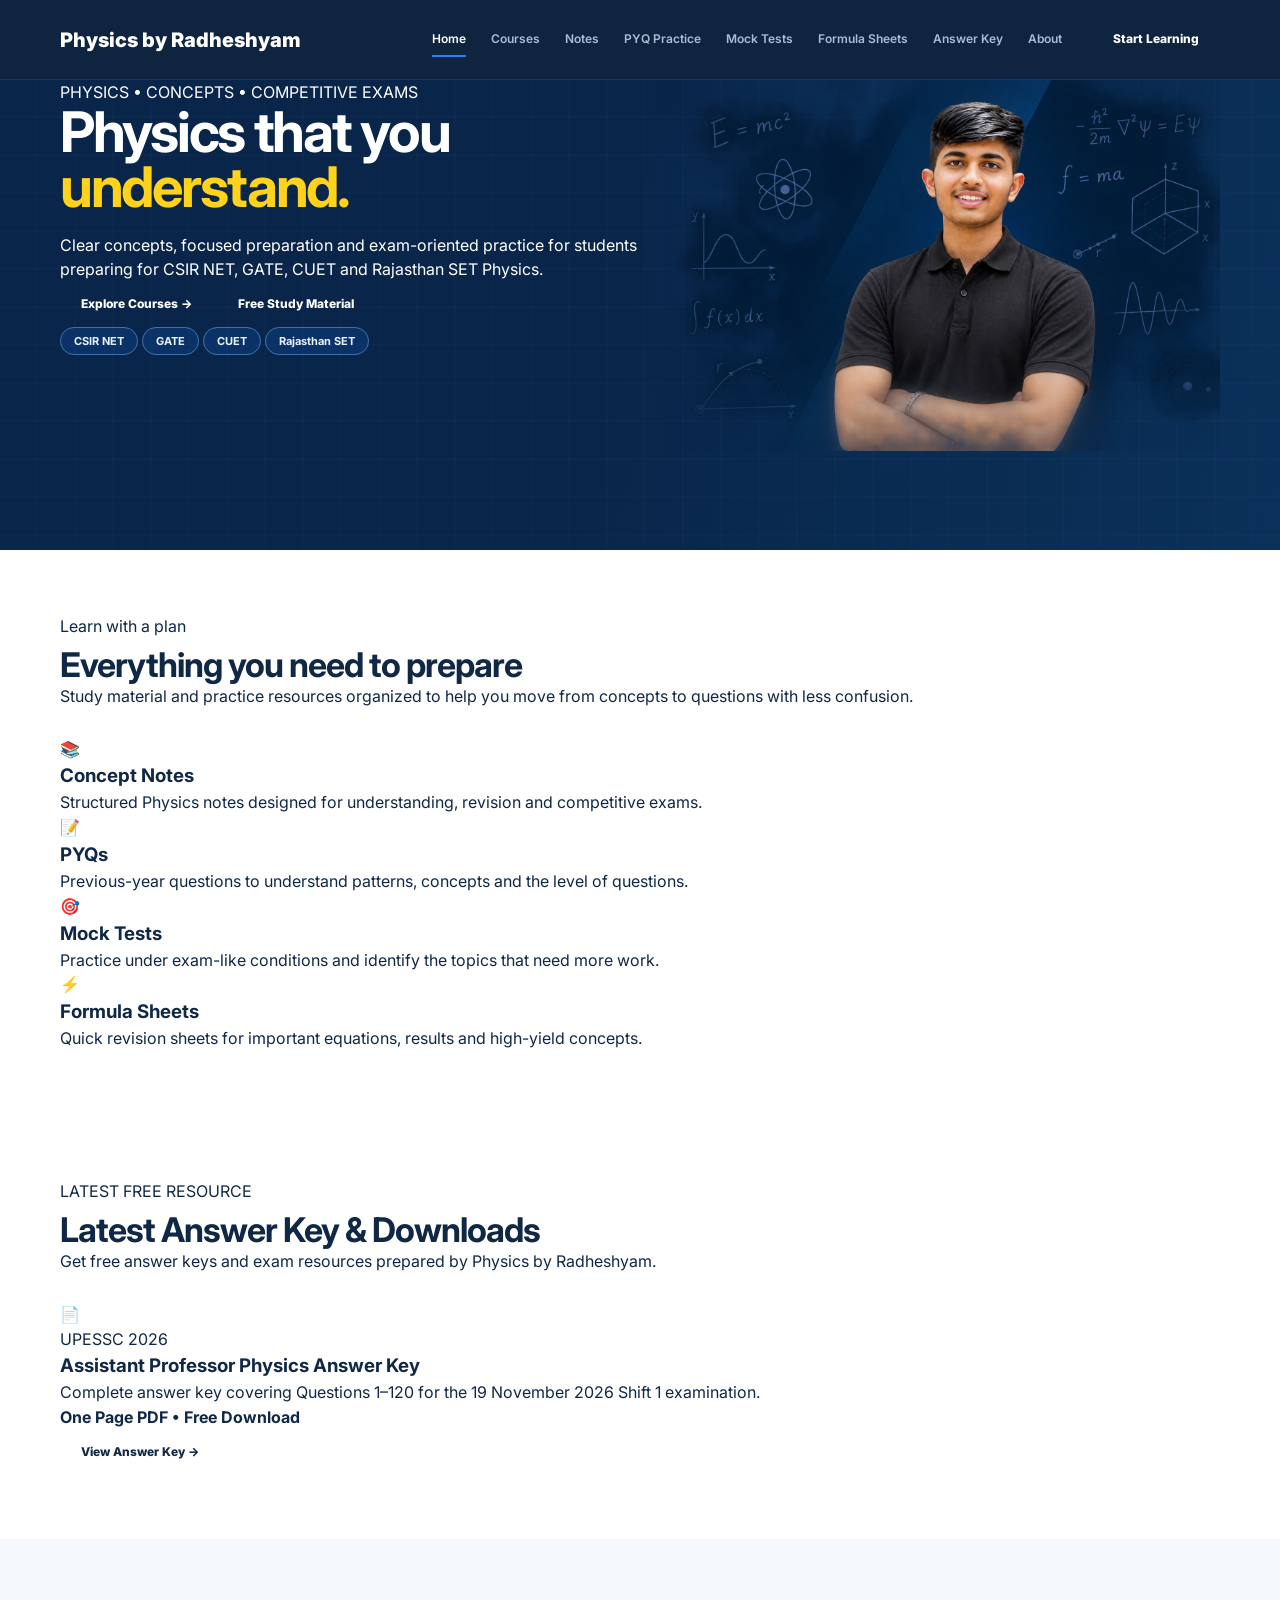
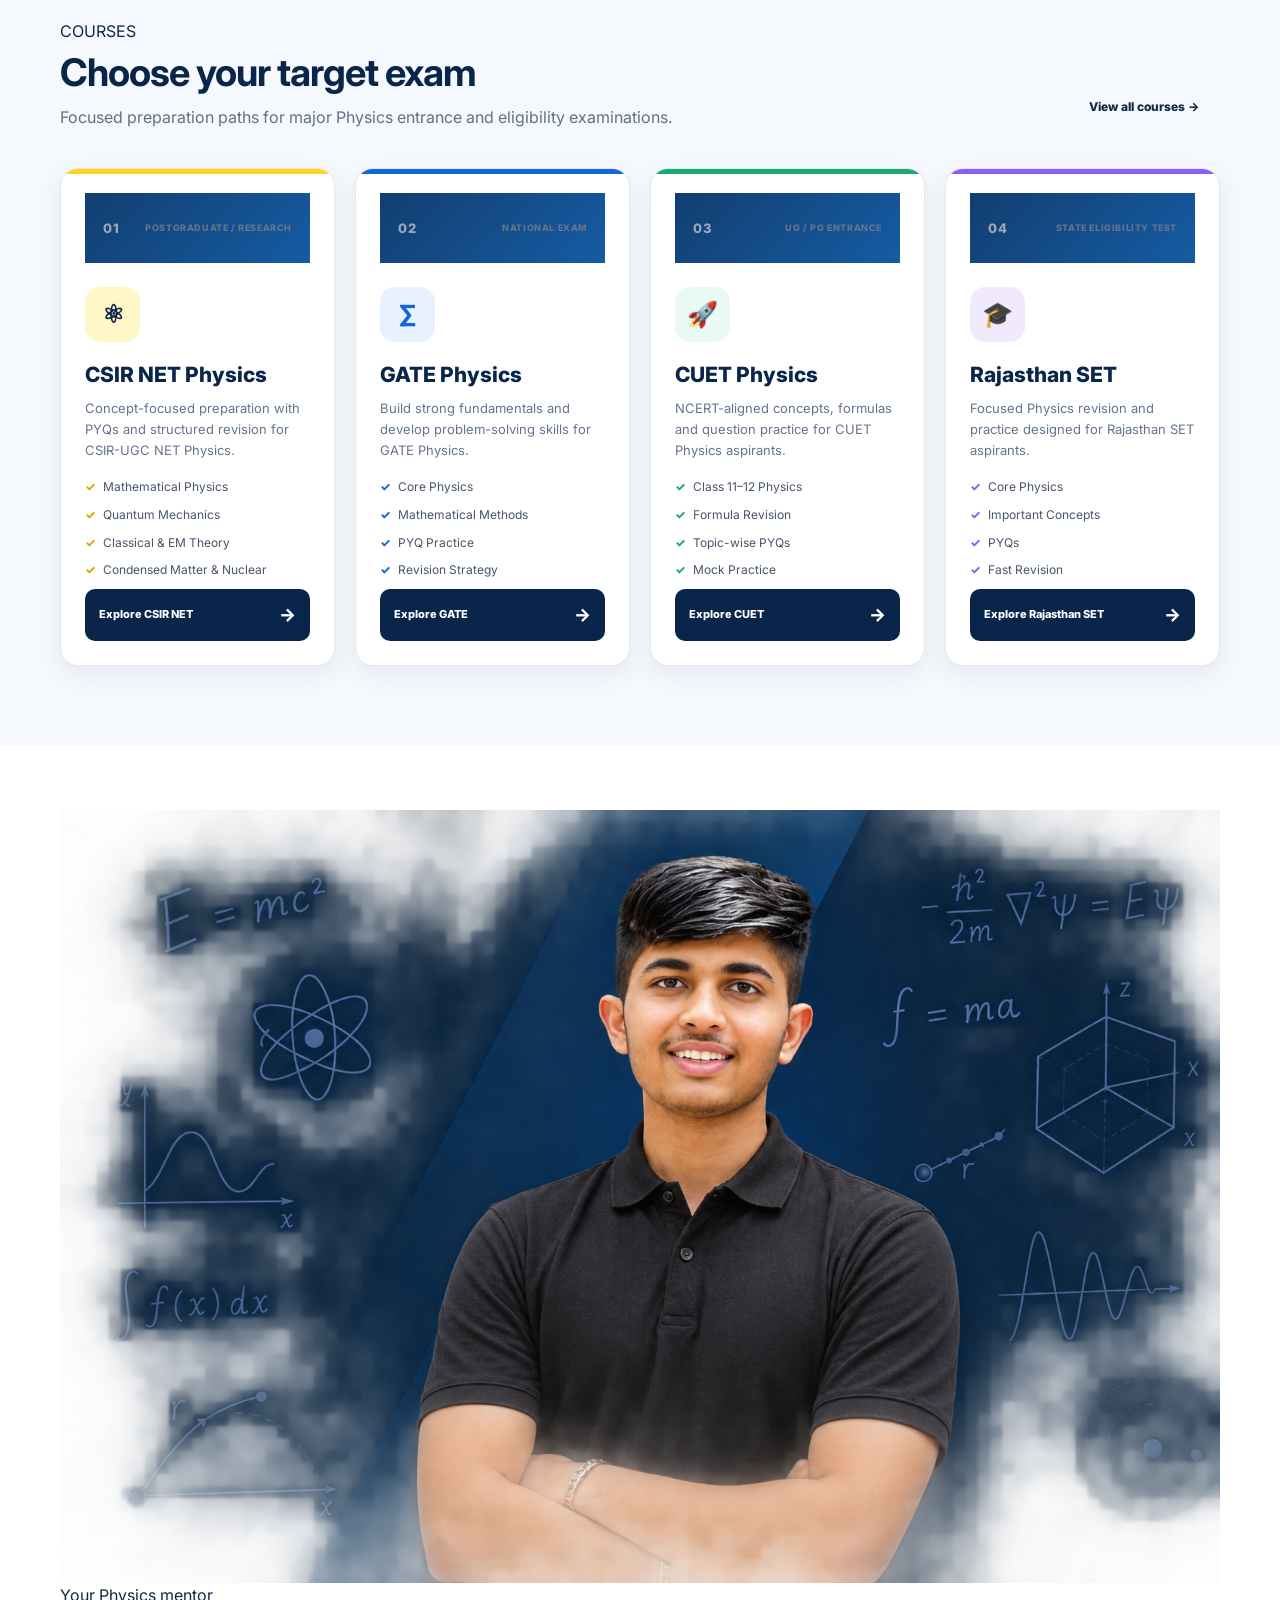
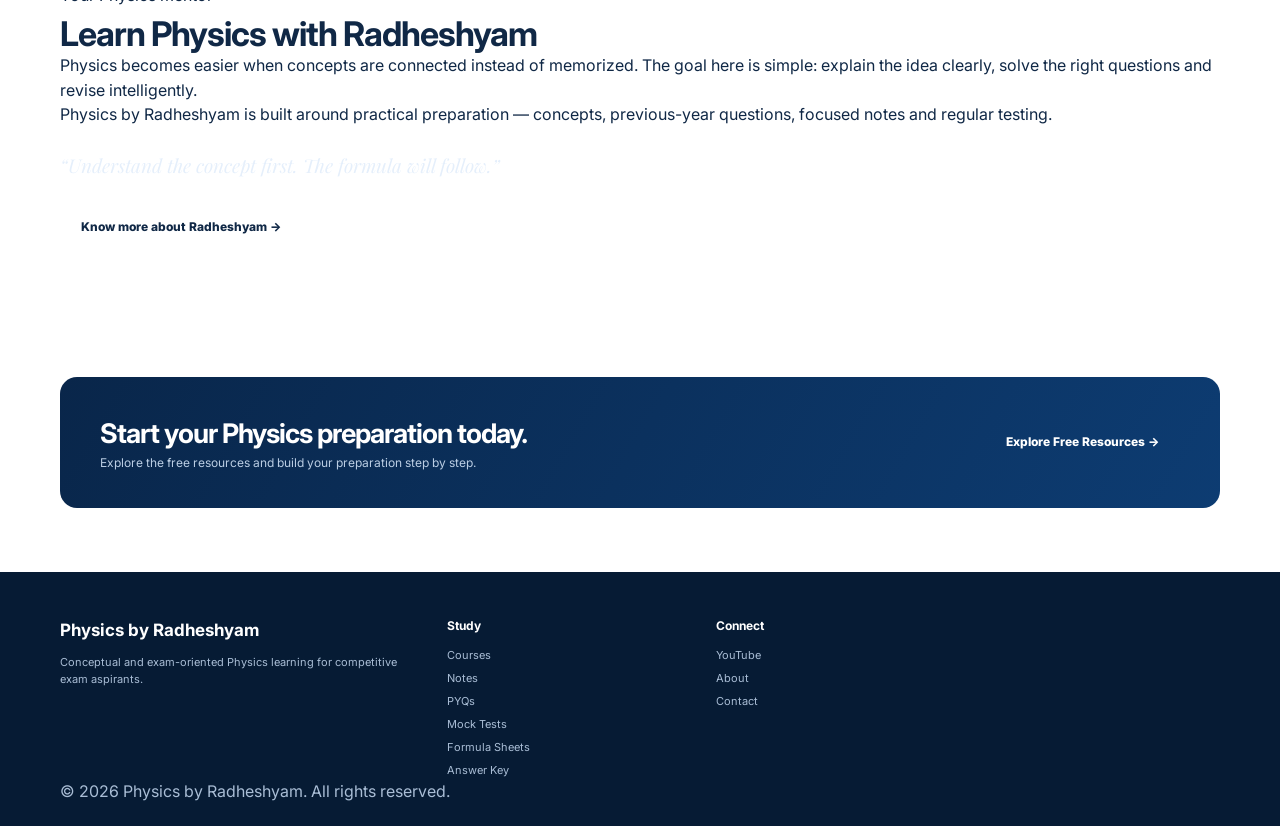
<file: index.html>
<!doctype html>
<html lang="en">
<head>
<meta charset="utf-8">
<meta name="viewport" content="width=device-width, initial-scale=1">

<title>Physics by Radheshyam | CSIR NET, GATE, CUET & Physics Resources</title>

<meta name="description" content="Physics by Radheshyam — conceptual Physics learning, courses, notes, PYQs, formula sheets, mock tests and free exam answer keys for CSIR NET, GATE, CUET and Assistant Professor exams.">

<meta name="robots" content="index,follow">

<link rel="canonical" href="https://radheshyamprajapat.github.io/Physics-by-Radheshyam/">

<link rel="stylesheet" href="assets/style.css">
</head>

<body>

<header class="navbar">
<div class="container nav-inner">

<a class="brand" href="index.html">
Physics <span>by Radheshyam</span>
</a>

<nav class="nav-links">
<a class="active" href="index.html">Home</a>
<a href="courses.html">Courses</a>
<a href="notes.html">Notes</a>
<a href="https://radheshyamprajapat.github.io/PhysicsPrep/">PYQ Practice</a>
<a href="tests.html">Mock Tests</a>
<a href="formula-sheets.html">Formula Sheets</a>
<a href="answer-key.html">Answer Key</a>
<a href="about.html">About</a>
</nav>

<a class="btn btn-primary nav-cta" href="courses.html">Start Learning</a>

<button class="menu-btn" aria-label="Open menu">☰</button>

</div>
</header>

<main>

<!-- HERO SECTION -->

<section class="hero">
<div class="container hero-grid">

<div>
<div class="badge">PHYSICS • CONCEPTS • COMPETITIVE EXAMS</div>

<h1>Physics that you <span>understand.</span></h1>

<p>
Clear concepts, focused preparation and exam-oriented practice
for students preparing for CSIR NET, GATE, CUET and Rajasthan SET Physics.
</p>

<div class="hero-actions">
<a class="btn btn-primary" href="courses.html">Explore Courses →</a>
<a class="btn btn-light" href="notes.html">Free Study Material</a>
</div>

<div class="exam-row">
<span class="exam-pill">CSIR NET</span>
<span class="exam-pill">GATE</span>
<span class="exam-pill">CUET</span>
<span class="exam-pill">Rajasthan SET</span>
</div>
</div>

<div class="hero-photo">
<img src="assets/radheshyam.png" alt="Radheshyam teaching Physics">
</div>

</div>
</section>


<!-- MAIN RESOURCES -->

<section class="section">
<div class="container">

<div class="section-head">
<div>
<div class="eyebrow">Learn with a plan</div>
<h2>Everything you need to prepare</h2>

<p class="section-intro">
Study material and practice resources organized to help you
move from concepts to questions with less confusion.
</p>
</div>
</div>

<div class="grid-4">

<div class="card">
<div class="icon">📚</div>
<h3>Concept Notes</h3>
<p>Structured Physics notes designed for understanding, revision and competitive exams.</p>
</div>

<div class="card">
<div class="icon">📝</div>
<h3>PYQs</h3>
<p>Previous-year questions to understand patterns, concepts and the level of questions.</p>
</div>

<div class="card">
<div class="icon">🎯</div>
<h3>Mock Tests</h3>
<p>Practice under exam-like conditions and identify the topics that need more work.</p>
</div>

<div class="card">
<div class="icon">⚡</div>
<h3>Formula Sheets</h3>
<p>Quick revision sheets for important equations, results and high-yield concepts.</p>
</div>

</div>
</div>
</section>


<!-- NEW ANSWER KEY SECTION -->

<section class="section section-alt">
<div class="container">

<div class="section-head">
<div>
<div class="eyebrow">LATEST FREE RESOURCE</div>

<h2>Latest Answer Key & Downloads</h2>

<p class="section-intro">
Get free answer keys and exam resources prepared by Physics by Radheshyam.
</p>
</div>
</div>

<div class="grid-4">

<article class="card">

<div class="icon">📄</div>

<div class="eyebrow">UPESSC 2026</div>

<h3>Assistant Professor Physics Answer Key</h3>

<p>
Complete answer key covering Questions 1–120
for the 19 November 2026 Shift 1 examination.
</p>

<p><strong>One Page PDF • Free Download</strong></p>

<a href="answer-key.html" class="btn btn-primary">
View Answer Key →
</a>

</article>

</div>

</div>
</section>


<!-- COURSES SECTION -->

<section class="section section-alt courses-section">
<div class="container">

<div class="section-head courses-heading">
<div>

<div class="eyebrow">COURSES</div>

<h2>Choose your target exam</h2>

<p class="section-intro">
Focused preparation paths for major Physics entrance
and eligibility examinations.
</p>

</div>

<a class="btn btn-light" href="courses.html">
View all courses →
</a>

</div>

<div class="course-grid">

<!-- CSIR NET -->

<article class="course-box csir">

<div class="course-top">
<span class="course-number">01</span>
<span class="course-tag">POSTGRADUATE / RESEARCH</span>
</div>

<div class="course-icon">⚛</div>

<h3>CSIR NET Physics</h3>

<p>
Concept-focused preparation with PYQs and
structured revision for CSIR-UGC NET Physics.
</p>

<ul>
<li>Mathematical Physics</li>
<li>Quantum Mechanics</li>
<li>Classical & EM Theory</li>
<li>Condensed Matter & Nuclear</li>
</ul>

<a href="courses.html#csir" class="course-btn">
Explore CSIR NET <span>→</span>
</a>

</article>


<!-- GATE -->

<article class="course-box gate">

<div class="course-top">
<span class="course-number">02</span>
<span class="course-tag">NATIONAL EXAM</span>
</div>

<div class="course-icon">∑</div>

<h3>GATE Physics</h3>

<p>
Build strong fundamentals and develop
problem-solving skills for GATE Physics.
</p>

<ul>
<li>Core Physics</li>
<li>Mathematical Methods</li>
<li>PYQ Practice</li>
<li>Revision Strategy</li>
</ul>

<a href="courses.html#gate" class="course-btn">
Explore GATE <span>→</span>
</a>

</article>


<!-- CUET -->

<article class="course-box cuet">

<div class="course-top">
<span class="course-number">03</span>
<span class="course-tag">UG / PG ENTRANCE</span>
</div>

<div class="course-icon">🚀</div>

<h3>CUET Physics</h3>

<p>
NCERT-aligned concepts, formulas and question
practice for CUET Physics aspirants.
</p>

<ul>
<li>Class 11–12 Physics</li>
<li>Formula Revision</li>
<li>Topic-wise PYQs</li>
<li>Mock Practice</li>
</ul>

<a href="courses.html#cuet" class="course-btn">
Explore CUET <span>→</span>
</a>

</article>


<!-- RAJASTHAN SET -->

<article class="course-box rset">

<div class="course-top">
<span class="course-number">04</span>
<span class="course-tag">STATE ELIGIBILITY TEST</span>
</div>

<div class="course-icon">🎓</div>

<h3>Rajasthan SET</h3>

<p>
Focused Physics revision and practice designed
for Rajasthan SET aspirants.
</p>

<ul>
<li>Core Physics</li>
<li>Important Concepts</li>
<li>PYQs</li>
<li>Fast Revision</li>
</ul>

<a href="courses.html#rset" class="course-btn">
Explore Rajasthan SET <span>→</span>
</a>

</article>

</div>
</div>
</section>


<!-- TEACHER SECTION -->

<section class="section">
<div class="container">

<div class="teacher">

<div class="teacher-photo">
<img src="assets/radheshyam.png" alt="Radheshyam">
</div>

<div class="teacher-copy">

<div class="eyebrow">Your Physics mentor</div>

<h2>Learn Physics with Radheshyam</h2>

<p>
Physics becomes easier when concepts are connected instead
of memorized. The goal here is simple: explain the idea clearly,
solve the right questions and revise intelligently.
</p>

<p>
Physics by Radheshyam is built around practical preparation —
concepts, previous-year questions, focused notes and regular testing.
</p>

<div class="quote">
“Understand the concept first. The formula will follow.”
</div>

<a class="btn btn-primary" href="about.html">
Know more about Radheshyam →
</a>

</div>
</div>
</div>
</section>


<!-- FINAL CTA -->

<section class="section section-alt">
<div class="container">

<div class="cta">

<div>
<h2>Start your Physics preparation today.</h2>
<p>Explore the free resources and build your preparation step by step.</p>
</div>

<a class="btn btn-primary" href="notes.html">
Explore Free Resources →
</a>

</div>
</div>
</section>

</main>


<!-- FOOTER -->

<footer class="footer">
<div class="container">

<div class="footer-grid">

<div>
<h3>Physics by Radheshyam</h3>
<p>
Conceptual and exam-oriented Physics learning
for competitive exam aspirants.
</p>
</div>

<div>
<h4>Study</h4>
<div class="footer-links">
<a href="courses.html">Courses</a>
<a href="notes.html">Notes</a>
<a href="pyqs.html">PYQs</a>
<a href="tests.html">Mock Tests</a>
<a href="formula-sheets.html">Formula Sheets</a>
<a href="answer-key.html">Answer Key</a>
</div>
</div>

<div>
<h4>Connect</h4>
<div class="footer-links">
<a href="youtube.html">YouTube</a>
<a href="about.html">About</a>
<a href="contact.html">Contact</a>
</div>
</div>

</div>

<div class="copyright">
© <span data-year></span> Physics by Radheshyam. All rights reserved.
</div>

</div>
</footer>

<script src="assets/script.js"></script>

</body>
</html>
</file>
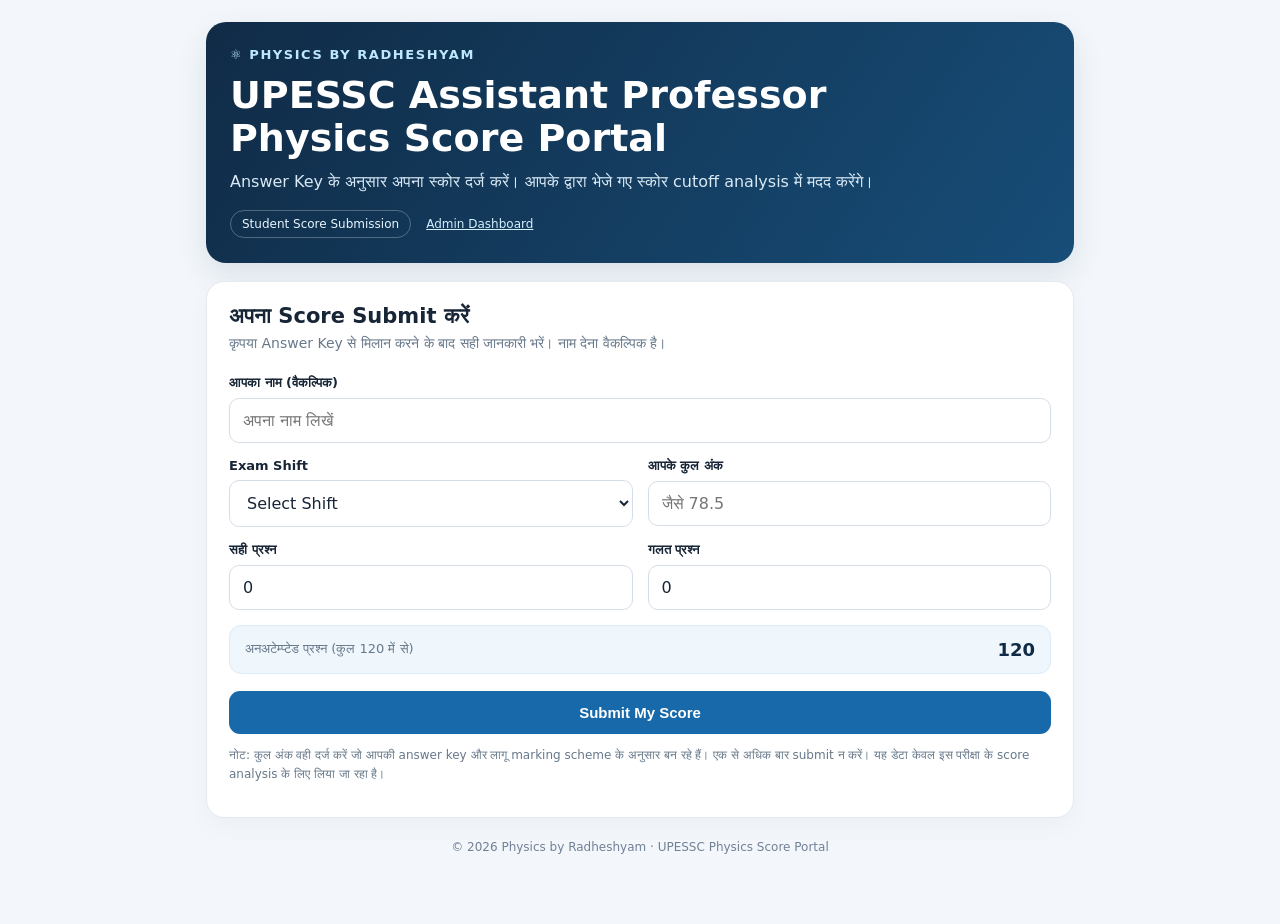
<file: upessc-score/index.html>
<!DOCTYPE html>
<html lang="hi">
<head>
  <meta charset="UTF-8">
  <meta name="viewport" content="width=device-width, initial-scale=1">
  <meta name="theme-color" content="#102b46">
  <title>UPESSC Assistant Professor Physics | Score Portal</title>
  <meta name="description" content="UPESSC Assistant Professor Physics exam score submission portal by Physics by Radheshyam.">
  <style>
    :root{--navy:#102b46;--blue:#1769aa;--cyan:#38bdf8;--ink:#172536;--muted:#66788a;--line:#e4eaf0;--bg:#f3f7fb;--white:#fff;--green:#087f5b;--red:#b42318}
    *{box-sizing:border-box}body{margin:0;background:var(--bg);color:var(--ink);font-family:Inter,ui-sans-serif,system-ui,-apple-system,"Segoe UI",sans-serif}
    .wrap{max-width:900px;margin:0 auto;padding:22px 16px 48px}
    .hero{background:linear-gradient(125deg,#102b46,#174d78);color:white;border-radius:20px;padding:25px 24px;box-shadow:0 12px 30px #102b461c}
    .brand{font-size:13px;letter-spacing:.12em;font-weight:800;color:#bde8ff;text-transform:uppercase}
    h1{font-size:clamp(25px,5vw,38px);line-height:1.14;margin:12px 0 8px}
    .hero p{color:#d9e9f5;margin:0;line-height:1.6}
    .pill{display:inline-block;margin-top:16px;padding:6px 11px;border:1px solid #ffffff45;border-radius:999px;font-size:12px;color:#e8f6ff}
    .panel{background:white;border:1px solid var(--line);border-radius:18px;padding:22px;margin-top:18px;box-shadow:0 8px 24px #102b4608}
    h2{font-size:21px;margin:0 0 5px}.sub{color:var(--muted);font-size:14px;line-height:1.55;margin:0 0 20px}
    .grid{display:grid;grid-template-columns:1fr 1fr;gap:15px}
    label{display:block;font-size:13px;font-weight:700;margin:0 0 7px}
    input,select{width:100%;border:1px solid #d5dee8;border-radius:10px;padding:12px 13px;font:inherit;color:var(--ink);background:#fff;outline:none}
    input:focus,select:focus{border-color:var(--blue);box-shadow:0 0 0 3px #1769aa18}
    .field{min-width:0}.full{grid-column:1/-1}
    .calc{background:#f0f7fc;border:1px solid #dcecf8;border-radius:12px;padding:13px 15px;display:flex;justify-content:space-between;gap:12px;align-items:center}
    .calc strong{font-size:18px;color:var(--navy)}.calc span{font-size:13px;color:var(--muted)}
    .btn{border:0;border-radius:11px;padding:13px 18px;background:var(--blue);color:#fff;font-size:15px;font-weight:800;cursor:pointer;width:100%;margin-top:17px}
    .btn:hover{background:#10578f}.btn:disabled{opacity:.55;cursor:wait}
    .notice{font-size:12px;color:var(--muted);line-height:1.55;margin-top:12px}
    .status{display:none;margin-top:14px;padding:12px 14px;border-radius:10px;font-size:14px;line-height:1.5}
    .status.ok{display:block;background:#e9f8f1;color:#086044}.status.err{display:block;background:#fff0ef;color:#a1261d}
    .footer{text-align:center;color:#718096;font-size:12px;padding:22px 8px}
    .admin-link{color:#d5efff;text-decoration:underline;font-size:12px;margin-left:10px}
    @media(max-width:620px){.grid{grid-template-columns:1fr}.full{grid-column:auto}.hero{padding:22px 18px}.panel{padding:18px}}
  </style>
</head>
<body>
<div class="wrap">
  <header class="hero">
    <div class="brand">⚛ Physics by Radheshyam</div>
    <h1>UPESSC Assistant Professor<br>Physics Score Portal</h1>
    <p>Answer Key के अनुसार अपना स्कोर दर्ज करें। आपके द्वारा भेजे गए स्कोर cutoff analysis में मदद करेंगे।</p>
    <span class="pill">Student Score Submission</span>
    <a class="admin-link" href="#admin">Admin Dashboard</a>
  </header>

  <main class="panel">
    <h2>अपना Score Submit करें</h2>
    <p class="sub">कृपया Answer Key से मिलान करने के बाद सही जानकारी भरें। नाम देना वैकल्पिक है।</p>

    <form id="scoreForm" method="post" target="submitFrame">
      <input type="hidden" name="requestId" id="requestId">
      <div class="grid">
        <div class="field full">
          <label for="studentName">आपका नाम (वैकल्पिक)</label>
          <input id="studentName" name="studentName" maxlength="60" placeholder="अपना नाम लिखें">
        </div>
        <div class="field">
          <label for="shift">Exam Shift</label>
          <select id="shift" name="shift" required>
            <option value="">Select Shift</option>
            <option>Morning Shift</option>
            <option>Evening Shift</option>
            <option>Not Sure</option>
          </select>
        </div>
        <div class="field">
          <label for="marks">आपके कुल अंक</label>
          <input id="marks" name="marks" type="number" min="0" max="360" step="0.01" placeholder="जैसे 78.5" required>
        </div>
        <div class="field">
          <label for="correct">सही प्रश्न</label>
          <input id="correct" name="correct" type="number" min="0" max="120" step="1" value="0" required>
        </div>
        <div class="field">
          <label for="wrong">गलत प्रश्न</label>
          <input id="wrong" name="wrong" type="number" min="0" max="120" step="1" value="0" required>
        </div>
        <div class="field full">
          <div class="calc">
            <span>अनअटेम्प्टेड प्रश्न (कुल 120 में से)</span>
            <strong id="unattemptedText">120</strong>
          </div>
          <input type="hidden" id="unattempted" name="unattempted" value="120">
        </div>
      </div>
      <button class="btn" id="submitBtn" type="submit">Submit My Score</button>
      <div id="status" class="status" role="status" aria-live="polite"></div>
      <p class="notice">नोट: कुल अंक वही दर्ज करें जो आपकी answer key और लागू marking scheme के अनुसार बन रहे हैं। एक से अधिक बार submit न करें। यह डेटा केवल इस परीक्षा के score analysis के लिए लिया जा रहा है।</p>
    </form>
    <iframe name="submitFrame" id="submitFrame" title="Submission frame" style="display:none"></iframe>
  </main>
  <div class="footer">© <span id="year"></span> Physics by Radheshyam · UPESSC Physics Score Portal</div>
</div>
<script>
  // IMPORTANT: Replace this with your deployed Google Apps Script Web App URL.
 const SCRIPT_URL = "https://script.google.com/macros/s/AKfycbznhnKCRMXewB60g8SaZrb1THhE0V3pwYSSd1ykZeiGJIS3AxiT4QxK4is8DOpPQXFC/exec"; 
  const TOTAL_QUESTIONS = 120;
  const form = document.getElementById("scoreForm");
  const correct = document.getElementById("correct");
  const wrong = document.getElementById("wrong");
  const unattempted = document.getElementById("unattempted");
  const unattemptedText = document.getElementById("unattemptedText");
  const statusBox = document.getElementById("status");
  const submitBtn = document.getElementById("submitBtn");
  let waitingForRequest = null;
  document.getElementById("year").textContent = new Date().getFullYear();

  function updateCount(){
    const c = Number(correct.value || 0), w = Number(wrong.value || 0);
    const remaining = TOTAL_QUESTIONS - c - w;
    unattempted.value = remaining >= 0 ? remaining : 0;
    unattemptedText.textContent = remaining >= 0 ? remaining : "Invalid total";
    unattemptedText.style.color = remaining >= 0 ? "" : "#b42318";
  }
  correct.addEventListener("input", updateCount);
  wrong.addEventListener("input", updateCount);

  form.addEventListener("submit", function(e){
    e.preventDefault();
    statusBox.className = "status";
    if(SCRIPT_URL.includes("PASTE_YOUR")){
      statusBox.textContent = "Website setup अधूरा है: Apps Script URL अभी index.html में paste नहीं किया गया है।";
      statusBox.className = "status err"; return;
    }
    const c = Number(correct.value), w = Number(wrong.value), m = Number(document.getElementById("marks").value);
    if(!Number.isInteger(c) || !Number.isInteger(w) || c < 0 || w < 0 || c+w > TOTAL_QUESTIONS){
      statusBox.textContent = "सही और गलत प्रश्नों का योग 120 से अधिक नहीं होना चाहिए।";
      statusBox.className = "status err"; return;
    }
    if(!Number.isFinite(m) || m < 0 || m > 360){
    statusBox.textContent = "कृपया 0 से 360 के बीच वैध कुल अंक भरें।";
      statusBox.className = "status err"; return;
    }
    if(!document.getElementById("shift").value){
      statusBox.textContent = "कृपया अपनी Exam Shift चुनें।";
      statusBox.className = "status err"; return;
    }
    const requestId = "req_" + Date.now() + "_" + Math.random().toString(36).slice(2);
    waitingForRequest = requestId;
    document.getElementById("requestId").value = requestId;
    form.action = SCRIPT_URL;
    submitBtn.disabled = true;
    submitBtn.textContent = "Submitting...";
    statusBox.textContent = "आपका स्कोर submit हो रहा है...";
    statusBox.className = "status";
    form.submit();
    window.setTimeout(() => {
      if(waitingForRequest === requestId){
        submitBtn.disabled = false; submitBtn.textContent = "Submit My Score";
        statusBox.textContent = "Response मिलने में देरी हो रही है। कृपया कुछ देर बाद Google Sheet/Admin से जाँचें; दोबारा submit करने से duplicate entry हो सकती है।";
        statusBox.className = "status err";
        waitingForRequest = null;
      }
    }, 20000);
  });

  window.addEventListener("message", function(event){
    const data = event.data;
    if(!data || data.type !== "UPESSC_SCORE_SUBMIT" || data.requestId !== waitingForRequest) return;
    waitingForRequest = null;
    submitBtn.disabled = false; submitBtn.textContent = "Submit My Score";
    if(data.ok){
      statusBox.textContent = "धन्यवाद! आपका स्कोर सफलतापूर्वक दर्ज हो गया है।";
      statusBox.className = "status ok";
      form.reset(); correct.value = 0; wrong.value = 0; updateCount();
    } else {
      statusBox.textContent = data.message || "स्कोर submit नहीं हो पाया। कृपया दोबारा प्रयास करें।";
      statusBox.className = "status err";
    }
  });
</script>
</body>
</html>
</file>
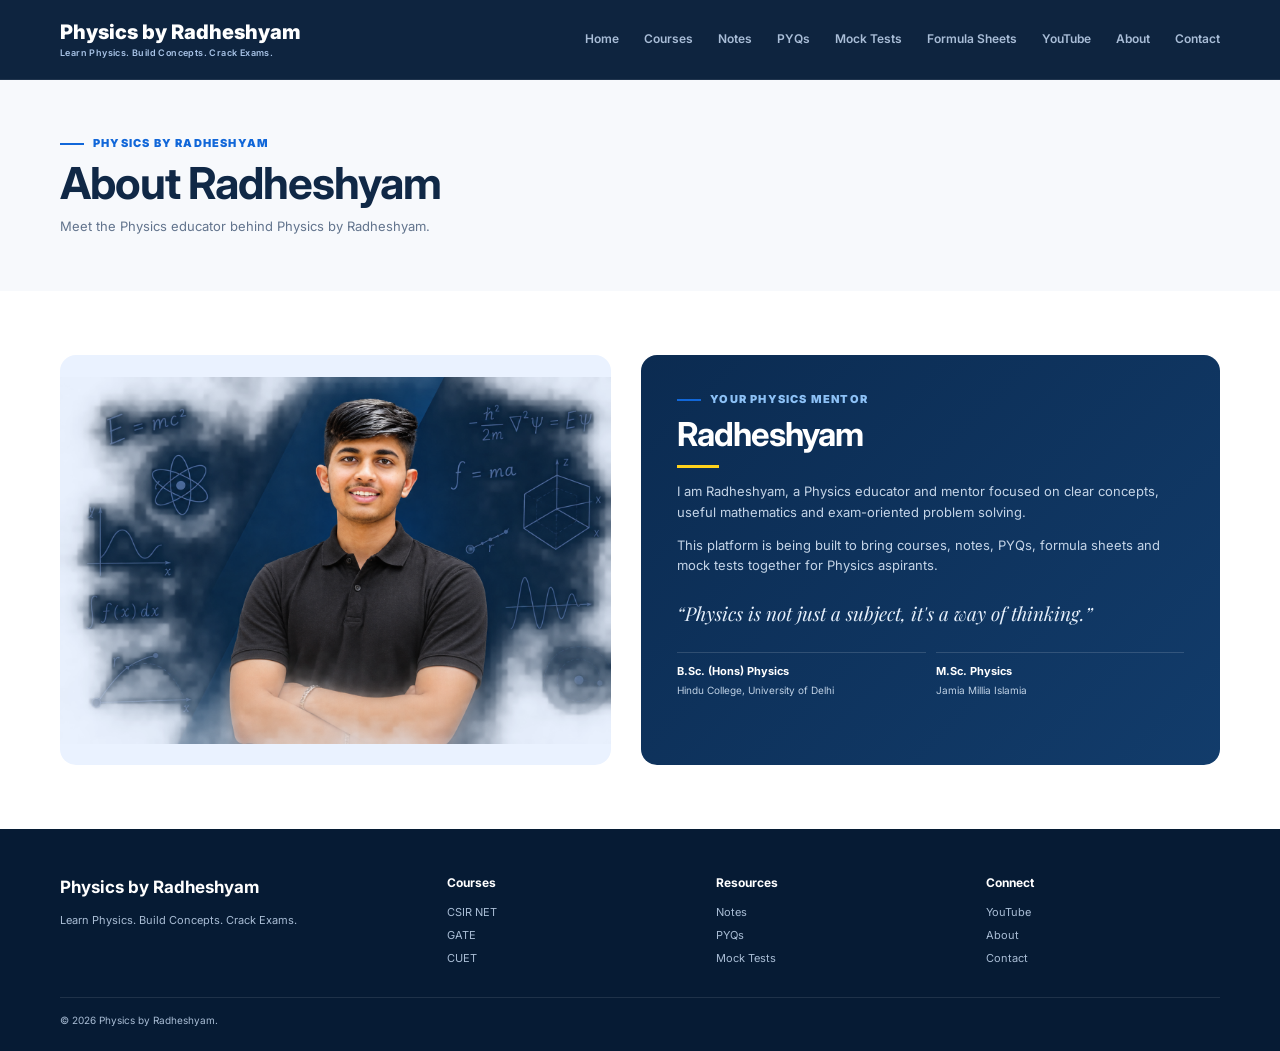
<file: about.html>
<!doctype html><html lang="en"><head><meta charset="utf-8"><meta name="viewport" content="width=device-width,initial-scale=1"><title>About Radheshyam | Physics by Radheshyam</title><meta name="description" content="Meet the Physics educator behind Physics by Radheshyam."><link rel="stylesheet" href="assets/style.css"></head><body>
<header class="navbar"><div class="container nav-inner"><a class="brand" href="index.html">Physics by Radheshyam<small>Learn Physics. Build Concepts. Crack Exams.</small></a><nav class="nav-links"><a href="index.html">Home</a><a class="" href="courses.html">Courses</a><a class="" href="notes.html">Notes</a><a class="" href="pyqs.html">PYQs</a><a class="" href="tests.html">Mock Tests</a><a class="" href="formula-sheets.html">Formula Sheets</a><a href="youtube.html">YouTube</a><a href="about.html">About</a><a href="contact.html">Contact</a></nav><button class="menu-btn">☰</button></div></header>
<section class="section gray" style="padding:55px 0"><div class="container"><div class="section-kicker">PHYSICS BY RADHESHYAM</div><h2 style="font-size:44px">About Radheshyam</h2><p class="lead">Meet the Physics educator behind Physics by Radheshyam.</p></div></section>
<section class="section"><div class="container">
<div class="mentor"><div class="mentor-photo"><img src="assets/radheshyam.png" alt="Radheshyam"></div><div class="mentor-card"><div class="section-kicker" style="color:#8dc1f6">YOUR PHYSICS MENTOR</div><h2>Radheshyam</h2><div class="yellow-line"></div><p>I am Radheshyam, a Physics educator and mentor focused on clear concepts, useful mathematics and exam-oriented problem solving.</p><p>This platform is being built to bring courses, notes, PYQs, formula sheets and mock tests together for Physics aspirants.</p><div class="quote">“Physics is not just a subject, it's a way of thinking.”</div><div class="credentials"><div class="credential"><b>B.Sc. (Hons) Physics</b>Hindu College, University of Delhi</div><div class="credential"><b>M.Sc. Physics</b>Jamia Millia Islamia</div></div></div></div>
</div></section>
<footer class="footer"><div class="container"><div class="footer-grid"><div><h3>Physics by Radheshyam</h3><p>Learn Physics. Build Concepts. Crack Exams.</p></div><div><h4>Courses</h4><div class="footer-links"><a href="courses.html#csir">CSIR NET</a><a href="courses.html#gate">GATE</a><a href="courses.html#cuet">CUET</a></div></div><div><h4>Resources</h4><div class="footer-links"><a href="notes.html">Notes</a><a href="pyqs.html">PYQs</a><a href="tests.html">Mock Tests</a></div></div><div><h4>Connect</h4><div class="footer-links"><a href="youtube.html">YouTube</a><a href="about.html">About</a><a href="contact.html">Contact</a></div></div></div><div class="copy">© <span data-year></span> Physics by Radheshyam.</div></div></footer><script src="assets/script.js"></script></body></html>
</file>
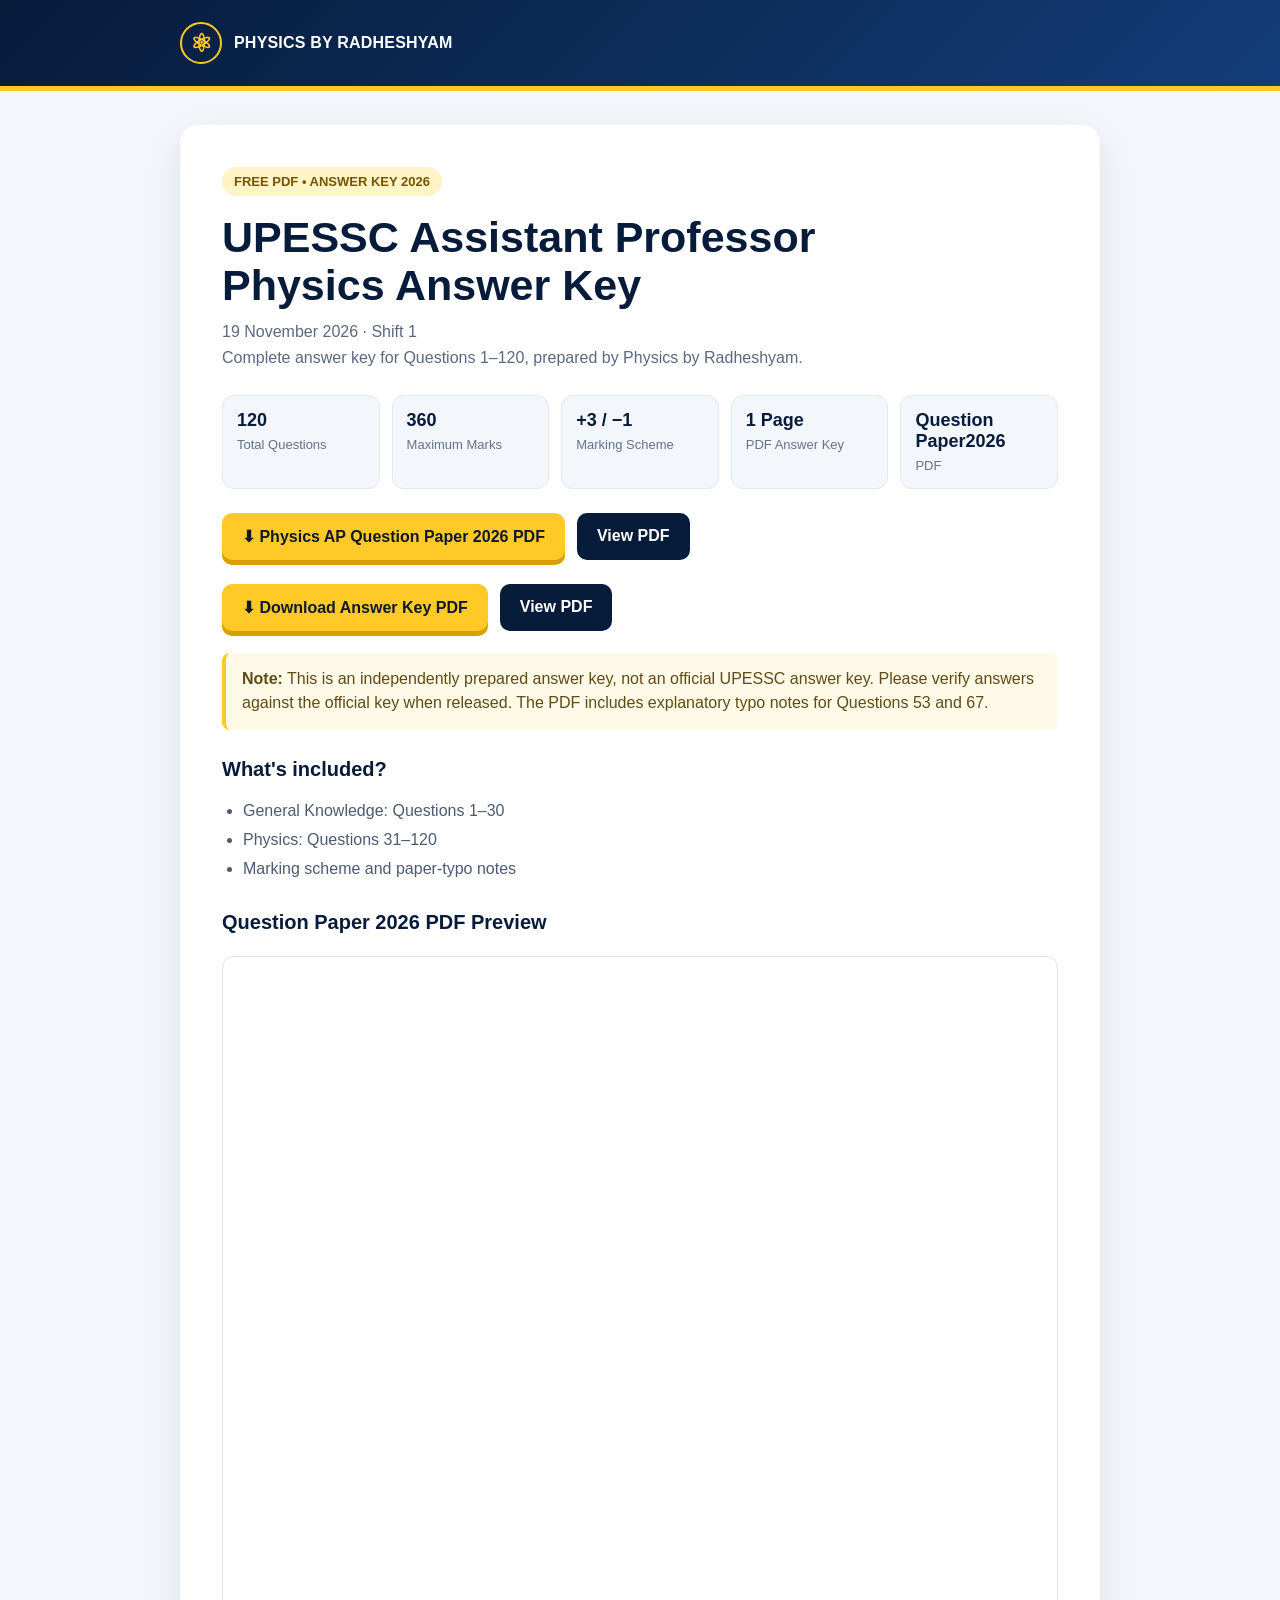
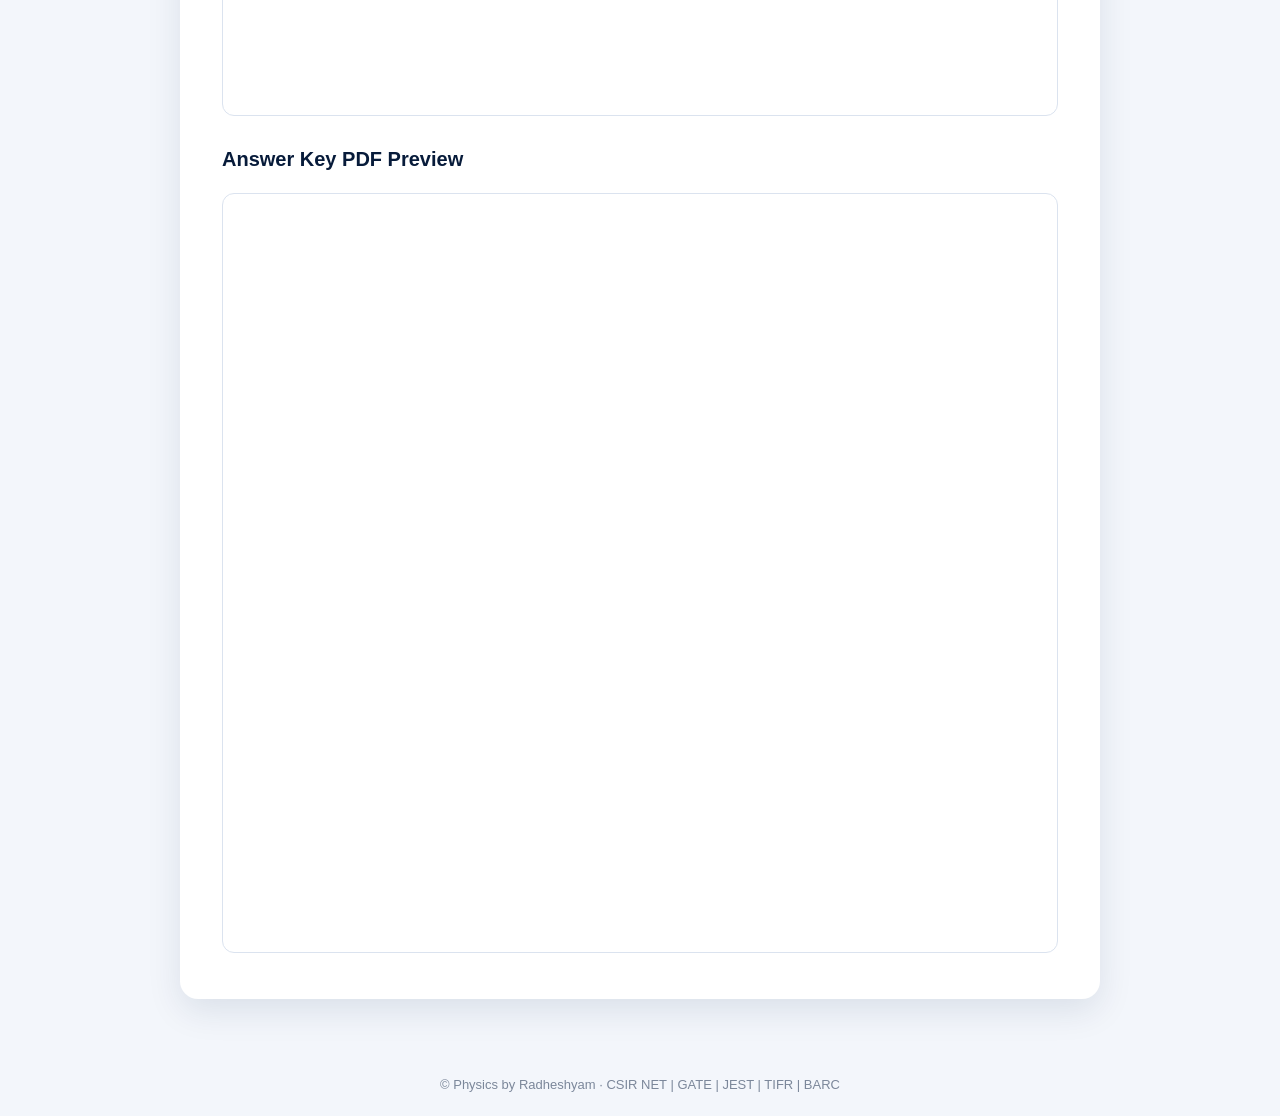
<file: answer-key.html>
<!doctype html>
<html lang="en">
<head>
  <meta charset="utf-8">
  <meta name="viewport" content="width=device-width, initial-scale=1">
  <meta name="description" content="Download the UPESSC Assistant Professor Physics Exam 2026 complete answer key for Questions 1 to 120. Physics by Radheshyam.">
  <meta name="keywords" content="UPESSC answer key 2026, UPESSC Physics answer key, Assistant Professor Physics, answer key PDF, Physics by Radheshyam">
  <title>UPESSC Physics Answer Key 2026 | Physics by Radheshyam</title>
  <style>
    :root { --navy:#071b3a; --blue:#123d78; --yellow:#ffc928; --ink:#14233d; }
    * { box-sizing:border-box; }
    body { margin:0; font-family:Inter,Arial,sans-serif; color:var(--ink); background:#f3f6fb; }
    header { background:linear-gradient(135deg,var(--navy),var(--blue)); color:#fff; padding:22px 16px; border-bottom:5px solid var(--yellow); }
    .wrap { width:min(920px,92%); margin:auto; }
    .brand { display:flex; align-items:center; gap:12px; font-weight:800; letter-spacing:.2px; }
    .atom { width:42px;height:42px;border:2px solid var(--yellow);border-radius:50%;display:grid;place-items:center;color:var(--yellow);font-size:25px; }
    main { padding:34px 0 54px; }
    .card { background:#fff; border-radius:18px; padding:clamp(22px,5vw,42px); box-shadow:0 12px 34px rgba(10,35,75,.10); }
    .eyebrow { display:inline-block; background:#fff4c8; color:#785400; font-weight:800; padding:7px 12px; border-radius:30px; font-size:13px; }
    h1 { font-size:clamp(28px,5vw,43px); line-height:1.12; margin:17px 0 10px; color:var(--navy); }
    .sub { color:#5b6880; line-height:1.6; margin:0 0 24px; }
    .facts { display:grid; grid-template-columns:repeat(auto-fit,minmax(150px,1fr)); gap:12px; margin:24px 0; }
    .fact { background:#f3f6fb; border:1px solid #e2e8f2; border-radius:12px; padding:14px; }
    .fact b { display:block; color:var(--navy); font-size:18px; margin-bottom:4px; }
    .fact span { color:#65728a; font-size:13px; }
    .btns { display:flex; flex-wrap:wrap; gap:12px; margin:24px 0 14px; }
    .btn { display:inline-flex; justify-content:center; align-items:center; gap:9px; padding:14px 20px; border-radius:10px; text-decoration:none; font-weight:800; }
    .primary { background:var(--yellow); color:#111827; box-shadow:0 5px 0 #d79f00; }
    .secondary { background:var(--navy); color:#fff; }
    .note { background:#fff9e7; border-left:4px solid var(--yellow); padding:14px 16px; border-radius:8px; color:#5f4b16; line-height:1.55; margin-top:22px; }
    h2 { color:var(--navy); margin:28px 0 10px; font-size:20px; }
    ul { padding-left:21px; line-height:1.8; color:#4c5b73; }
    .preview { width:100%; height:760px; border:1px solid #dbe3ef; border-radius:12px; margin-top:12px; }
    footer { text-align:center; color:#7b879a; font-size:13px; padding:24px 12px; }
    @media(max-width:560px) { .btn { width:100%; } .preview { height:570px; } }
  </style>
</head>
<body>
<header>
  <div class="wrap brand"><div class="atom">⚛</div><div>PHYSICS BY RADHESHYAM</div></div>
</header>
<main class="wrap">
  <section class="card">
    <span class="eyebrow">FREE PDF • ANSWER KEY 2026</span>
    <h1>UPESSC Assistant Professor<br>Physics Answer Key</h1>
    <p class="sub">19 November 2026 · Shift 1<br>Complete answer key for Questions 1–120, prepared by Physics by Radheshyam.</p>

    <div class="facts">
      <div class="fact"><b>120</b><span>Total Questions</span></div>
      <div class="fact"><b>360</b><span>Maximum Marks</span></div>
      <div class="fact"><b>+3 / −1</b><span>Marking Scheme</span></div>
      <div class="fact"><b>1 Page</b><span>PDF Answer Key</span></div>
       <div class="fact"><b>Question Paper2026 </b><span>PDF </span></div>
    </div>

    <div class="btns">
      <a class="btn primary" href="pdf/DocScanner 19-Nov-2026 8-53 pm.pdf" download>⬇ Physics AP Question Paper 2026 PDF</a>
      <a class="btn secondary" href="pdf/DocScanner 19-Nov-2026 8-53 pm.pdf" target="_blank" rel="noopener">View PDF</a>
    </div>
    
    <div class="btns">
      <a class="btn primary" href="pdf/UPESSC-Physics-Answer-Key-2026.pdf" download>⬇ Download Answer Key PDF</a>
      <a class="btn secondary" href="pdf/UPESSC-Physics-Answer-Key-2026.pdf" target="_blank" rel="noopener">View PDF</a>
    </div>

    <div class="note"><b>Note:</b> This is an independently prepared answer key, not an official UPESSC answer key. Please verify answers against the official key when released. The PDF includes explanatory typo notes for Questions 53 and 67.</div>

    <h2>What's included?</h2>
    <ul>
      <li>General Knowledge: Questions 1–30</li>
      <li>Physics: Questions 31–120</li>
      <li>Marking scheme and paper-typo notes</li>
    </ul>
 <h2> Question Paper 2026 PDF Preview</h2>
    <iframe class="preview" src="pdf/DocScanner 19-Nov-2026 8-53 pm.pdf" title="UPESSC Physics Question Paper 2026 PDF preview"></iframe>
    <h2>Answer Key PDF Preview</h2>
    <iframe class="preview" src="pdf/UPESSC-Physics-Answer-Key-2026.pdf" title="UPESSC Physics Answer Key PDF preview"></iframe> 
  </section>
</main>
<footer>© Physics by Radheshyam · CSIR NET | GATE | JEST | TIFR | BARC</footer>
</body>
</html>
</file>
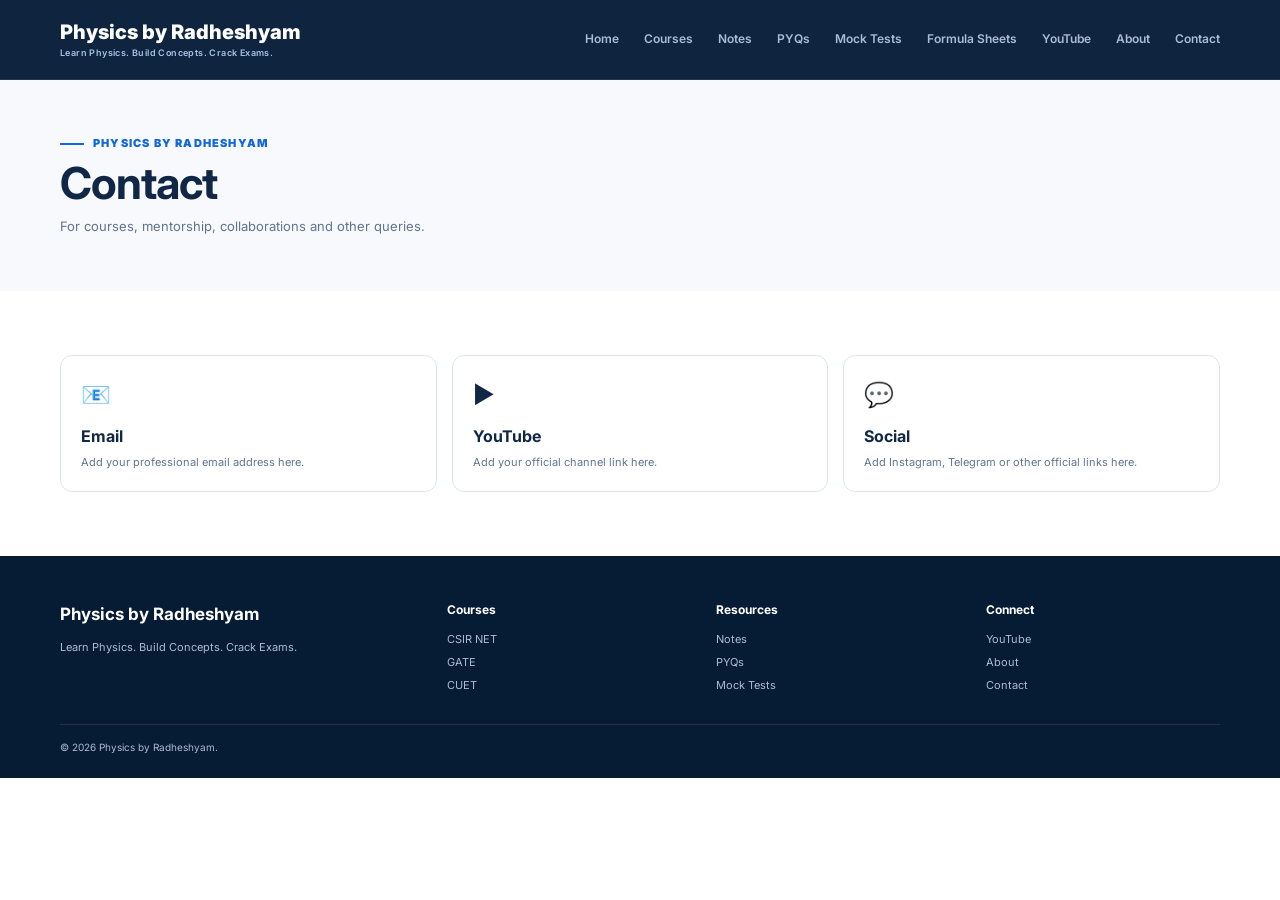
<file: contact.html>
<!doctype html><html lang="en"><head><meta charset="utf-8"><meta name="viewport" content="width=device-width,initial-scale=1"><title>Contact | Physics by Radheshyam</title><meta name="description" content="For courses, mentorship, collaborations and other queries."><link rel="stylesheet" href="assets/style.css"></head><body>
<header class="navbar"><div class="container nav-inner"><a class="brand" href="index.html">Physics by Radheshyam<small>Learn Physics. Build Concepts. Crack Exams.</small></a><nav class="nav-links"><a href="index.html">Home</a><a class="" href="courses.html">Courses</a><a class="" href="notes.html">Notes</a><a class="" href="pyqs.html">PYQs</a><a class="" href="tests.html">Mock Tests</a><a class="" href="formula-sheets.html">Formula Sheets</a><a href="youtube.html">YouTube</a><a href="about.html">About</a><a href="contact.html">Contact</a></nav><button class="menu-btn">☰</button></div></header>
<section class="section gray" style="padding:55px 0"><div class="container"><div class="section-kicker">PHYSICS BY RADHESHYAM</div><h2 style="font-size:44px">Contact</h2><p class="lead">For courses, mentorship, collaborations and other queries.</p></div></section>
<section class="section"><div class="container">
<div class="resource-grid"><div class="resource"><div class="ri">📧</div><h3>Email</h3><p>Add your professional email address here.</p></div><div class="resource"><div class="ri">▶️</div><h3>YouTube</h3><p>Add your official channel link here.</p></div><div class="resource"><div class="ri">💬</div><h3>Social</h3><p>Add Instagram, Telegram or other official links here.</p></div></div>
</div></section>
<footer class="footer"><div class="container"><div class="footer-grid"><div><h3>Physics by Radheshyam</h3><p>Learn Physics. Build Concepts. Crack Exams.</p></div><div><h4>Courses</h4><div class="footer-links"><a href="courses.html#csir">CSIR NET</a><a href="courses.html#gate">GATE</a><a href="courses.html#cuet">CUET</a></div></div><div><h4>Resources</h4><div class="footer-links"><a href="notes.html">Notes</a><a href="pyqs.html">PYQs</a><a href="tests.html">Mock Tests</a></div></div><div><h4>Connect</h4><div class="footer-links"><a href="youtube.html">YouTube</a><a href="about.html">About</a><a href="contact.html">Contact</a></div></div></div><div class="copy">© <span data-year></span> Physics by Radheshyam.</div></div></footer><script src="assets/script.js"></script></body></html>
</file>
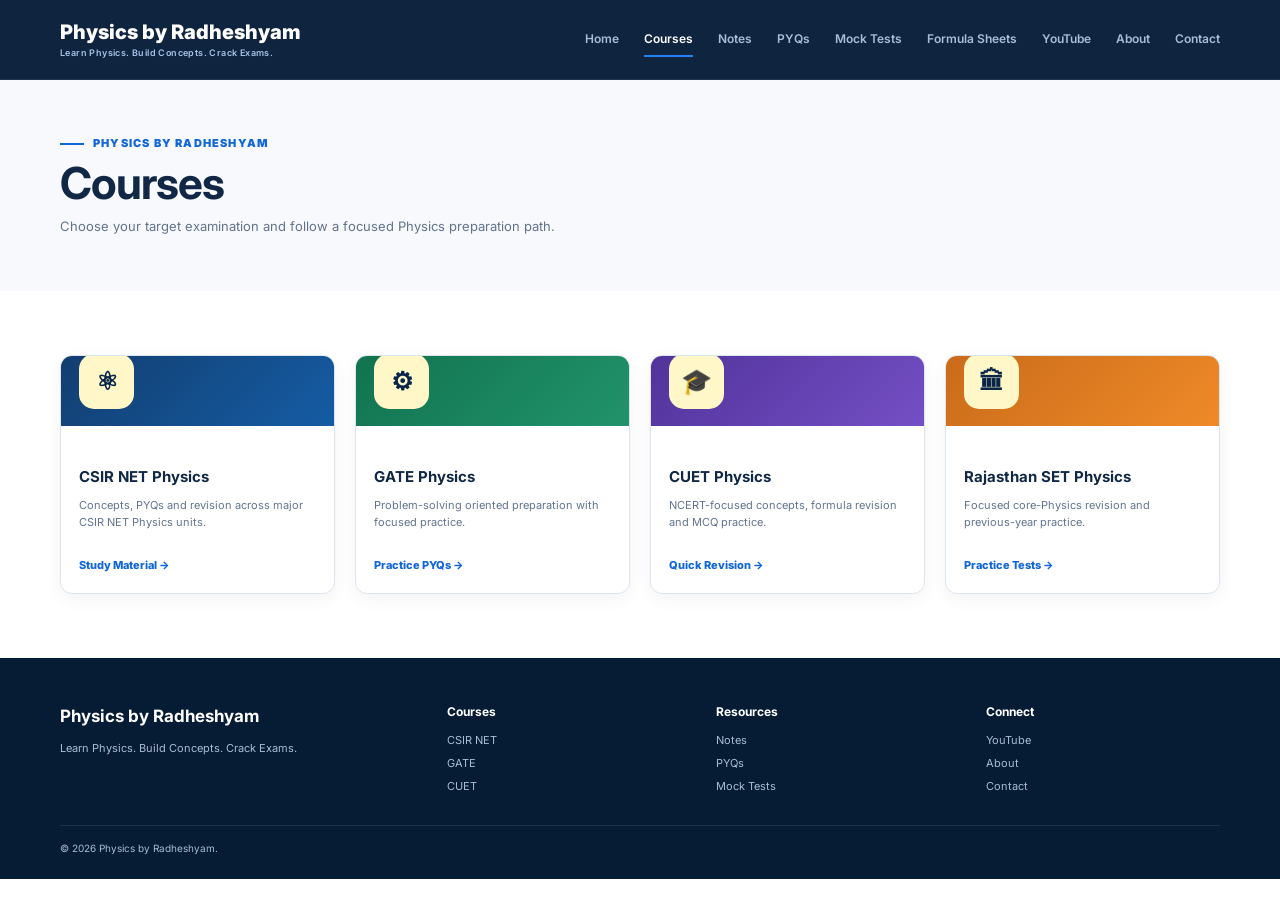
<file: courses.html>
<!doctype html><html lang="en"><head><meta charset="utf-8"><meta name="viewport" content="width=device-width,initial-scale=1"><title>Courses | Physics by Radheshyam</title><meta name="description" content="Choose your target examination and follow a focused Physics preparation path."><link rel="stylesheet" href="assets/style.css"></head><body>
<header class="navbar"><div class="container nav-inner"><a class="brand" href="index.html">Physics by Radheshyam<small>Learn Physics. Build Concepts. Crack Exams.</small></a><nav class="nav-links"><a href="index.html">Home</a><a class="active" href="courses.html">Courses</a><a class="" href="notes.html">Notes</a><a class="" href="pyqs.html">PYQs</a><a class="" href="tests.html">Mock Tests</a><a class="" href="formula-sheets.html">Formula Sheets</a><a href="youtube.html">YouTube</a><a href="about.html">About</a><a href="contact.html">Contact</a></nav><button class="menu-btn">☰</button></div></header>
<section class="section gray" style="padding:55px 0"><div class="container"><div class="section-kicker">PHYSICS BY RADHESHYAM</div><h2 style="font-size:44px">Courses</h2><p class="lead">Choose your target examination and follow a focused Physics preparation path.</p></div></section>
<section class="section"><div class="container"><div class="course-grid">
<div id="csir" class="course"><div class="course-top"><div class="course-icon">⚛</div></div><div class="course-body"><h3>CSIR NET Physics</h3><p>Concepts, PYQs and revision across major CSIR NET Physics units.</p><a href="notes.html">Study Material →</a></div></div>
<div id="gate" class="course"><div class="course-top"><div class="course-icon">⚙</div></div><div class="course-body"><h3>GATE Physics</h3><p>Problem-solving oriented preparation with focused practice.</p><a href="pyqs.html">Practice PYQs →</a></div></div>
<div id="cuet" class="course"><div class="course-top"><div class="course-icon">🎓</div></div><div class="course-body"><h3>CUET Physics</h3><p>NCERT-focused concepts, formula revision and MCQ practice.</p><a href="formula-sheets.html">Quick Revision →</a></div></div>
<div id="rset" class="course"><div class="course-top"><div class="course-icon">🏛</div></div><div class="course-body"><h3>Rajasthan SET Physics</h3><p>Focused core-Physics revision and previous-year practice.</p><a href="tests.html">Practice Tests →</a></div></div>
</div></div></section>
<footer class="footer"><div class="container"><div class="footer-grid"><div><h3>Physics by Radheshyam</h3><p>Learn Physics. Build Concepts. Crack Exams.</p></div><div><h4>Courses</h4><div class="footer-links"><a href="courses.html#csir">CSIR NET</a><a href="courses.html#gate">GATE</a><a href="courses.html#cuet">CUET</a></div></div><div><h4>Resources</h4><div class="footer-links"><a href="notes.html">Notes</a><a href="pyqs.html">PYQs</a><a href="tests.html">Mock Tests</a></div></div><div><h4>Connect</h4><div class="footer-links"><a href="youtube.html">YouTube</a><a href="about.html">About</a><a href="contact.html">Contact</a></div></div></div><div class="copy">© <span data-year></span> Physics by Radheshyam.</div></div></footer><script src="assets/script.js"></script></body></html>
</file>
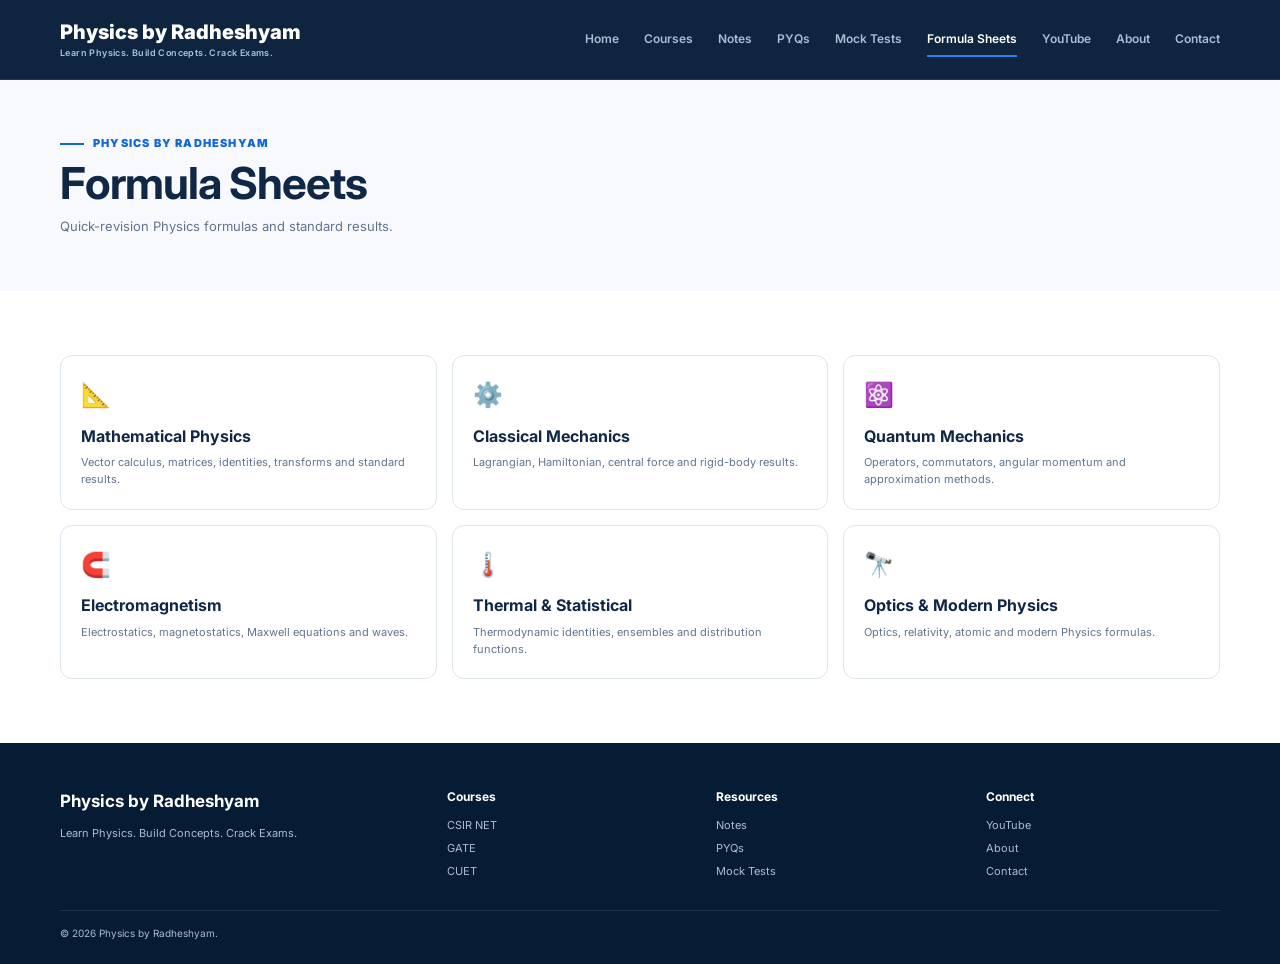
<file: formula-sheets.html>
<!doctype html><html lang="en"><head><meta charset="utf-8"><meta name="viewport" content="width=device-width,initial-scale=1"><title>Formula Sheets | Physics by Radheshyam</title><meta name="description" content="Quick-revision Physics formulas and standard results."><link rel="stylesheet" href="assets/style.css"></head><body>
<header class="navbar"><div class="container nav-inner"><a class="brand" href="index.html">Physics by Radheshyam<small>Learn Physics. Build Concepts. Crack Exams.</small></a><nav class="nav-links"><a href="index.html">Home</a><a class="" href="courses.html">Courses</a><a class="" href="notes.html">Notes</a><a class="" href="pyqs.html">PYQs</a><a class="" href="tests.html">Mock Tests</a><a class="active" href="formula-sheets.html">Formula Sheets</a><a href="youtube.html">YouTube</a><a href="about.html">About</a><a href="contact.html">Contact</a></nav><button class="menu-btn">☰</button></div></header>
<section class="section gray" style="padding:55px 0"><div class="container"><div class="section-kicker">PHYSICS BY RADHESHYAM</div><h2 style="font-size:44px">Formula Sheets</h2><p class="lead">Quick-revision Physics formulas and standard results.</p></div></section>
<section class="section"><div class="container"><div class="resource-grid">
<div class="resource"><div class="ri">📐</div><h3>Mathematical Physics</h3><p>Vector calculus, matrices, identities, transforms and standard results.</p></div>
<div class="resource"><div class="ri">⚙️</div><h3>Classical Mechanics</h3><p>Lagrangian, Hamiltonian, central force and rigid-body results.</p></div>
<div class="resource"><div class="ri">⚛️</div><h3>Quantum Mechanics</h3><p>Operators, commutators, angular momentum and approximation methods.</p></div>
<div class="resource"><div class="ri">🧲</div><h3>Electromagnetism</h3><p>Electrostatics, magnetostatics, Maxwell equations and waves.</p></div>
<div class="resource"><div class="ri">🌡️</div><h3>Thermal & Statistical</h3><p>Thermodynamic identities, ensembles and distribution functions.</p></div>
<div class="resource"><div class="ri">🔭</div><h3>Optics & Modern Physics</h3><p>Optics, relativity, atomic and modern Physics formulas.</p></div>
</div></div></section>
<footer class="footer"><div class="container"><div class="footer-grid"><div><h3>Physics by Radheshyam</h3><p>Learn Physics. Build Concepts. Crack Exams.</p></div><div><h4>Courses</h4><div class="footer-links"><a href="courses.html#csir">CSIR NET</a><a href="courses.html#gate">GATE</a><a href="courses.html#cuet">CUET</a></div></div><div><h4>Resources</h4><div class="footer-links"><a href="notes.html">Notes</a><a href="pyqs.html">PYQs</a><a href="tests.html">Mock Tests</a></div></div><div><h4>Connect</h4><div class="footer-links"><a href="youtube.html">YouTube</a><a href="about.html">About</a><a href="contact.html">Contact</a></div></div></div><div class="copy">© <span data-year></span> Physics by Radheshyam.</div></div></footer><script src="assets/script.js"></script></body></html>
</file>
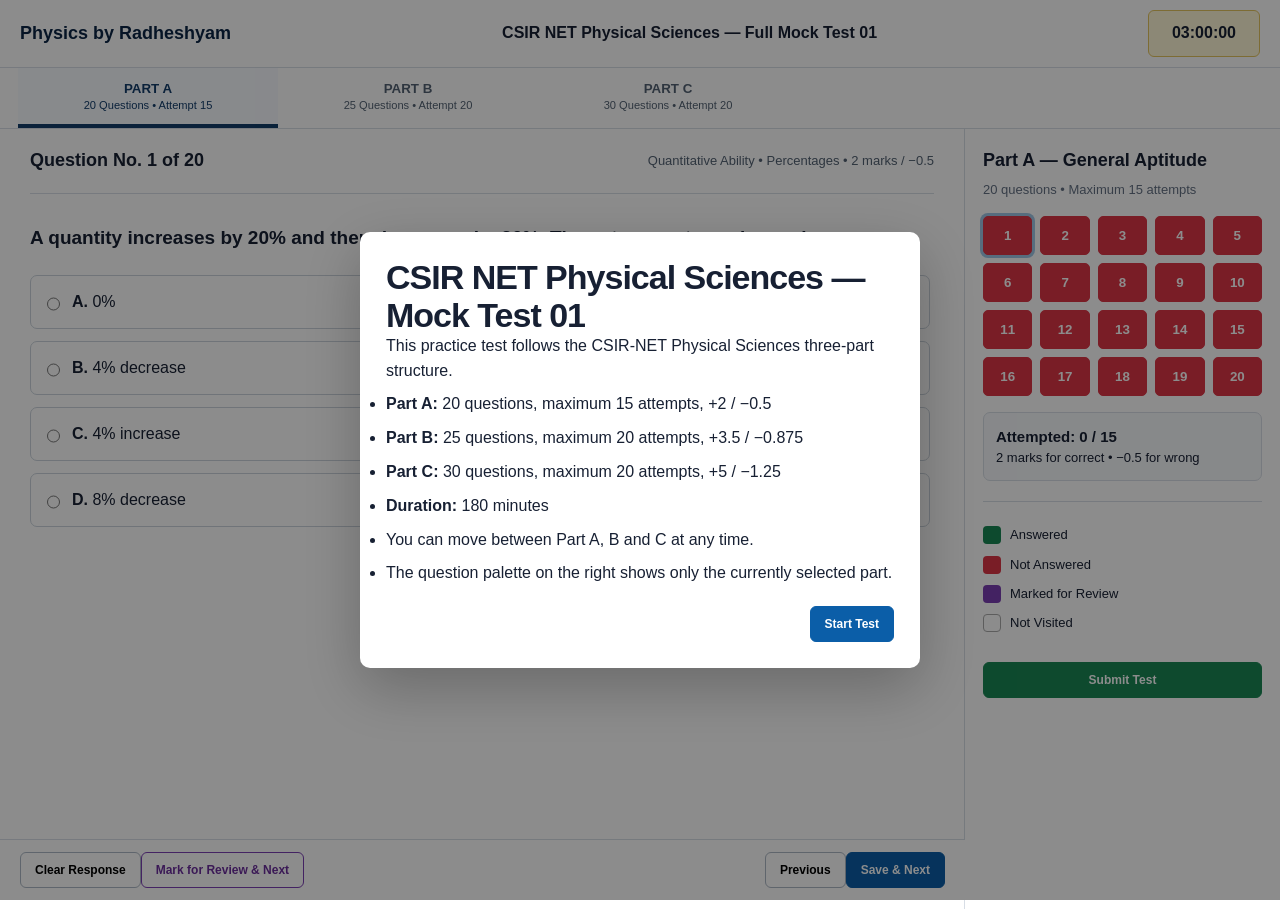
<file: mock-test.html>
<!doctype html><html lang="en"><head><meta charset="utf-8"><meta name="viewport" content="width=device-width,initial-scale=1"><title>CSIR NET Physical Sciences Full Mock Test 01 | Physics by Radheshyam</title><meta name="description" content="Attempt a full-length CSIR NET Physical Sciences practice mock with Part A, Part B and Part C, official-style marking scheme, 180-minute CBT interface and detailed analysis."><meta name="robots" content="noindex,follow"><link rel="canonical" href="https://radheshyamprajapat.github.io/Physics-by-Radheshyam/mock-test.html"><link rel="stylesheet" href="assets/style.css"><script src="assets/tests/test-config.js"></script><style>
:root{--blue:#123c69;--dark:#0b2545;--border:#d8dee6;--bg:#f2f4f7;--green:#198754;--red:#dc3545;--purple:#7b3fb3;--orange:#d97706}*{box-sizing:border-box}body.cbt{margin:0;background:var(--bg);color:#172033;font-family:Arial,Helvetica,sans-serif}.top{height:68px;background:#fff;border-bottom:1px solid var(--border);display:flex;align-items:center;justify-content:space-between;padding:0 20px;position:sticky;top:0;z-index:50}.brand{font-weight:800;color:var(--dark);font-size:18px}.testtitle{font-weight:700}.timer{font-weight:800;background:#fff7d6;border:1px solid #e3c45e;padding:10px 16px;border-radius:6px;min-width:112px;text-align:center}.timer.danger{background:#ffe1e1;color:#a61b1b}.sections{background:#fff;border-bottom:1px solid var(--border);display:flex;padding:0 18px}.section-tab{flex:1;max-width:260px;border:0;background:#fff;padding:13px 10px;cursor:pointer;border-bottom:4px solid transparent;font-weight:800;color:#536273}.section-tab small{display:block;font-weight:500;margin-top:3px}.section-tab.active{color:var(--blue);border-bottom-color:var(--blue);background:#f7faff}.layout{display:grid;grid-template-columns:minmax(0,1fr) 315px;max-width:1500px;margin:auto;min-height:calc(100vh - 120px)}.question-area{background:#fff;padding:0 30px 105px;border-right:1px solid var(--border)}.qhead{display:flex;justify-content:space-between;align-items:center;padding:18px 0;border-bottom:1px solid var(--border)}.qno{font-size:18px;font-weight:800}.meta{font-size:13px;color:#536273}.qtext{font-size:19px;line-height:1.65;font-weight:600;margin:28px 0 22px;white-space:pre-wrap}.options{display:flex;flex-direction:column;gap:12px;max-width:900px}.option{display:flex;gap:12px;border:1px solid #cbd3dc;border-radius:7px;padding:14px 16px;cursor:pointer;background:#fff;line-height:1.5}.option:hover{border-color:#7da4c8;background:#f8fbff}.option.selected{border-color:#246ca5;background:#edf6ff}.option input{margin-top:4px}.controls{position:fixed;bottom:0;left:0;right:315px;background:#fff;border-top:1px solid var(--border);padding:12px 20px;display:flex;justify-content:space-between;gap:10px;z-index:40}.btn{border:1px solid #adb8c5;background:#fff;border-radius:6px;padding:10px 14px;font-weight:700;cursor:pointer}.btn.primary{background:#0b5ea8;color:#fff;border-color:#0b5ea8}.btn.review{color:#6b2e9c;border-color:var(--purple)}.btn.submit{background:var(--green);color:#fff;border-color:var(--green)}.palette{background:#fff;padding:18px;position:sticky;top:120px;height:calc(100vh - 120px);overflow:auto}.palette-title{font-size:18px;font-weight:800}.palette-sub{font-size:13px;color:#637083;margin:5px 0 16px}.palette-grid{display:grid;grid-template-columns:repeat(5,1fr);gap:8px}.qnum{height:39px;border:1px solid #b9c1cb;border-radius:5px;background:#fff;font-weight:800;cursor:pointer}.qnum.current{box-shadow:0 0 0 3px #9ec5e5}.qnum.answered{background:var(--green);border-color:var(--green);color:#fff}.qnum.notanswered{background:var(--red);border-color:var(--red);color:#fff}.qnum.review{background:var(--purple);border-color:var(--purple);color:#fff}.qnum.review-answered{background:linear-gradient(135deg,var(--green) 0 50%,var(--purple) 50%);border-color:var(--purple);color:#fff}.legend{border-top:1px solid var(--border);margin-top:20px;padding-top:14px}.legend-row{display:flex;align-items:center;gap:9px;font-size:13px;margin:9px 0}.dot{width:18px;height:18px;border-radius:4px}.green{background:var(--green)}.red{background:var(--red)}.purple{background:var(--purple)}.white{background:#fff;border:1px solid #aaa}.attemptbox{background:#f6f8fb;border:1px solid var(--border);padding:12px;border-radius:7px;margin-top:16px;font-size:13px}.attemptbox b{font-size:15px}.mobile-palette{display:none}.modal{position:fixed;inset:0;background:rgba(0,0,0,.45);display:flex;align-items:center;justify-content:center;z-index:100}.modal-card{background:#fff;max-width:560px;margin:20px;border-radius:10px;padding:26px;box-shadow:0 20px 60px rgba(0,0,0,.25)}.modal-card h2{margin-top:0}.modal-card li{margin:9px 0}.modal-actions{display:flex;justify-content:flex-end;gap:10px;margin-top:20px}.hidden{display:none!important}@media(max-width:900px){.testtitle{display:none}.top{padding:0 10px}.layout{grid-template-columns:1fr}.palette{position:fixed;right:0;top:116px;width:310px;height:calc(100vh - 116px);transform:translateX(100%);transition:.2s;z-index:60;box-shadow:-8px 0 25px rgba(0,0,0,.15)}.palette.open{transform:translateX(0)}.mobile-palette{display:block}.question-area{padding:0 14px 105px}.controls{right:0;padding:9px 8px}.controls .btn{padding:9px 8px;font-size:12px}.sections{padding:0 5px}.section-tab{font-size:12px}.section-tab small{font-size:10px}.qtext{font-size:17px}}
</style></head><body class="cbt"><header class="top"><div class="brand">Physics by Radheshyam</div><div class="testtitle" id="testTitle">CSIR NET Physical Sciences</div><div style="display:flex;align-items:center;gap:8px"><button class="btn mobile-palette" id="paletteToggle">Palette</button><div class="timer" id="timer">03:00:00</div></div></header><nav class="sections"><button class="section-tab active" data-part="A">PART A<small>20 Questions • Attempt 15</small></button><button class="section-tab" data-part="B">PART B<small>25 Questions • Attempt 20</small></button><button class="section-tab" data-part="C">PART C<small>30 Questions • Attempt 20</small></button></nav><main class="layout"><section class="question-area"><div class="qhead"><div class="qno" id="qno">Question No. 1</div><div class="meta" id="qmeta"></div></div><div class="qtext" id="qtext"></div><div class="options" id="options"></div></section><aside class="palette" id="palette"><div class="palette-title" id="paletteTitle">Part A — General Aptitude</div><div class="palette-sub" id="paletteSub"></div><div class="palette-grid" id="paletteGrid"></div><div class="attemptbox" id="attemptBox"></div><div class="legend"><div class="legend-row"><span class="dot green"></span> Answered</div><div class="legend-row"><span class="dot red"></span> Not Answered</div><div class="legend-row"><span class="dot purple"></span> Marked for Review</div><div class="legend-row"><span class="dot white"></span> Not Visited</div></div><button class="btn submit" id="submitBtn" style="width:100%;margin-top:20px">Submit Test</button></aside></main><div class="controls"><div><button class="btn" id="clearBtn">Clear Response</button><button class="btn review" id="reviewBtn">Mark for Review & Next</button></div><div><button class="btn" id="prevBtn">Previous</button><button class="btn primary" id="nextBtn">Save & Next</button></div></div><div class="modal hidden" id="startModal"><div class="modal-card"><h2>CSIR NET Physical Sciences — Mock Test 01</h2><p>This practice test follows the CSIR-NET Physical Sciences three-part structure.</p><ul><li><b>Part A:</b> 20 questions, maximum 15 attempts, +2 / −0.5</li><li><b>Part B:</b> 25 questions, maximum 20 attempts, +3.5 / −0.875</li><li><b>Part C:</b> 30 questions, maximum 20 attempts, +5 / −1.25</li><li><b>Duration:</b> 180 minutes</li><li>You can move between Part A, B and C at any time.</li><li>The question palette on the right shows only the currently selected part.</li></ul><div class="modal-actions"><button class="btn primary" id="beginBtn">Start Test</button></div></div></div><script>
(()=>{const cfg=window.TESTS['csir-net-mock-01'];let questions=[],part='A',localIndex=0,answers=[],review=[],timeLeft=cfg.duration*60,timer;const $=id=>document.getElementById(id);const params=new URLSearchParams(location.search);const test=params.get('test')||'csir-net-mock-01';const script=document.createElement('script');script.src=cfg.questionsFile;script.onload=()=>{questions=window.PHYSICS_QUESTIONS||[];answers=Array(questions.length).fill(null);review=Array(questions.length).fill(false);render();$('startModal').classList.remove('hidden');};document.head.appendChild(script);function partIndices(p){return questions.map((q,i)=>q.part===p?i:-1).filter(i=>i>=0)}function indices(){return partIndices(part)}function globalIndex(){return indices()[localIndex]}function attemptCount(p){return partIndices(p).filter(i=>answers[i]!==null).length}function render(){const ids=indices(),gi=globalIndex(),q=questions[gi],sec=cfg.sections[part];$('testTitle').textContent=cfg.title;$('qno').textContent=`Question No. ${localIndex+1} of ${sec.totalQuestions}`;$('qmeta').textContent=`${q.subject} • ${q.topic} • ${sec.marks} marks / −${sec.negative}`;$('qtext').textContent=q.question;$('options').innerHTML=q.options.map((o,i)=>`<label class="option ${answers[gi]===i?'selected':''}"><input type="radio" name="answer" value="${i}" ${answers[gi]===i?'checked':''}><span><b>${String.fromCharCode(65+i)}.</b> ${o}</span></label>`).join('');document.querySelectorAll('input[name=answer]').forEach(el=>el.addEventListener('change',()=>{if(answers[gi]===null && attemptCount(part)>=sec.attemptLimit){alert(`Maximum ${sec.attemptLimit} attempts are allowed in Part ${part}. Clear an existing response before answering another question.`);render();return}answers[gi]=+el.value;render();}));document.querySelectorAll('.section-tab').forEach(b=>b.classList.toggle('active',b.dataset.part===part));$('paletteTitle').textContent=sec.name;$('paletteSub').textContent=`${sec.totalQuestions} questions • Maximum ${sec.attemptLimit} attempts`;$('attemptBox').innerHTML=`<b>Attempted: ${attemptCount(part)} / ${sec.attemptLimit}</b><br><span>${sec.marks} marks for correct • −${sec.negative} for wrong</span>`;$('paletteGrid').innerHTML=ids.map((idx,i)=>`<button class="qnum ${status(idx)} ${i===localIndex?'current':''}" data-local="${i}">${i+1}</button>`).join('');document.querySelectorAll('.qnum').forEach(b=>b.onclick=()=>{localIndex=+b.dataset.local;render();closePalette()})}function status(i){if(review[i]&&answers[i]!==null)return'review-answered';if(review[i])return'review';if(answers[i]!==null)return'answered';return'notanswered'}function selectPart(p){part=p;localIndex=0;render();closePalette()}document.querySelectorAll('.section-tab').forEach(b=>b.onclick=()=>selectPart(b.dataset.part));$('clearBtn').onclick=()=>{answers[globalIndex()]=null;render()};$('reviewBtn').onclick=()=>{review[globalIndex()]=true;moveNext()};$('nextBtn').onclick=moveNext;$('prevBtn').onclick=()=>{if(localIndex>0){localIndex--;render()}else{const order=['A','B','C'],pi=order.indexOf(part);if(pi>0){part=order[pi-1];localIndex=cfg.sections[part].totalQuestions-1;render()}}};function moveNext(){if(localIndex<indices().length-1){localIndex++;render()}else{const order=['A','B','C'],pi=order.indexOf(part);if(pi<2){part=order[pi+1];localIndex=0;render()}else{confirmSubmit()}}}function confirmSubmit(){const attempted=answers.filter(x=>x!==null).length; if(confirm(`Submit test now?
Total attempted: ${attempted} / 55`))submit(false)}function submit(auto){clearInterval(timer);const result={cfg,questions,answers,review,auto,submittedAt:Date.now()};sessionStorage.setItem('pbr_result',JSON.stringify(result));location.href='result.html'}$('submitBtn').onclick=confirmSubmit;$('paletteToggle').onclick=()=>$('palette').classList.toggle('open');function closePalette(){$('palette').classList.remove('open')}function updateTimer(){let h=Math.floor(timeLeft/3600),m=Math.floor((timeLeft%3600)/60),s=timeLeft%60;$('timer').textContent=`${String(h).padStart(2,'0')}:${String(m).padStart(2,'0')}:${String(s).padStart(2,'0')}`;if(timeLeft<=300)$('timer').classList.add('danger')}function startTimer(){updateTimer();timer=setInterval(()=>{timeLeft--;updateTimer();if(timeLeft<=0){clearInterval(timer);submit(true)}},1000)}$('beginBtn').onclick=()=>{$('startModal').classList.add('hidden');startTimer()};})();</script></body></html>
</file>
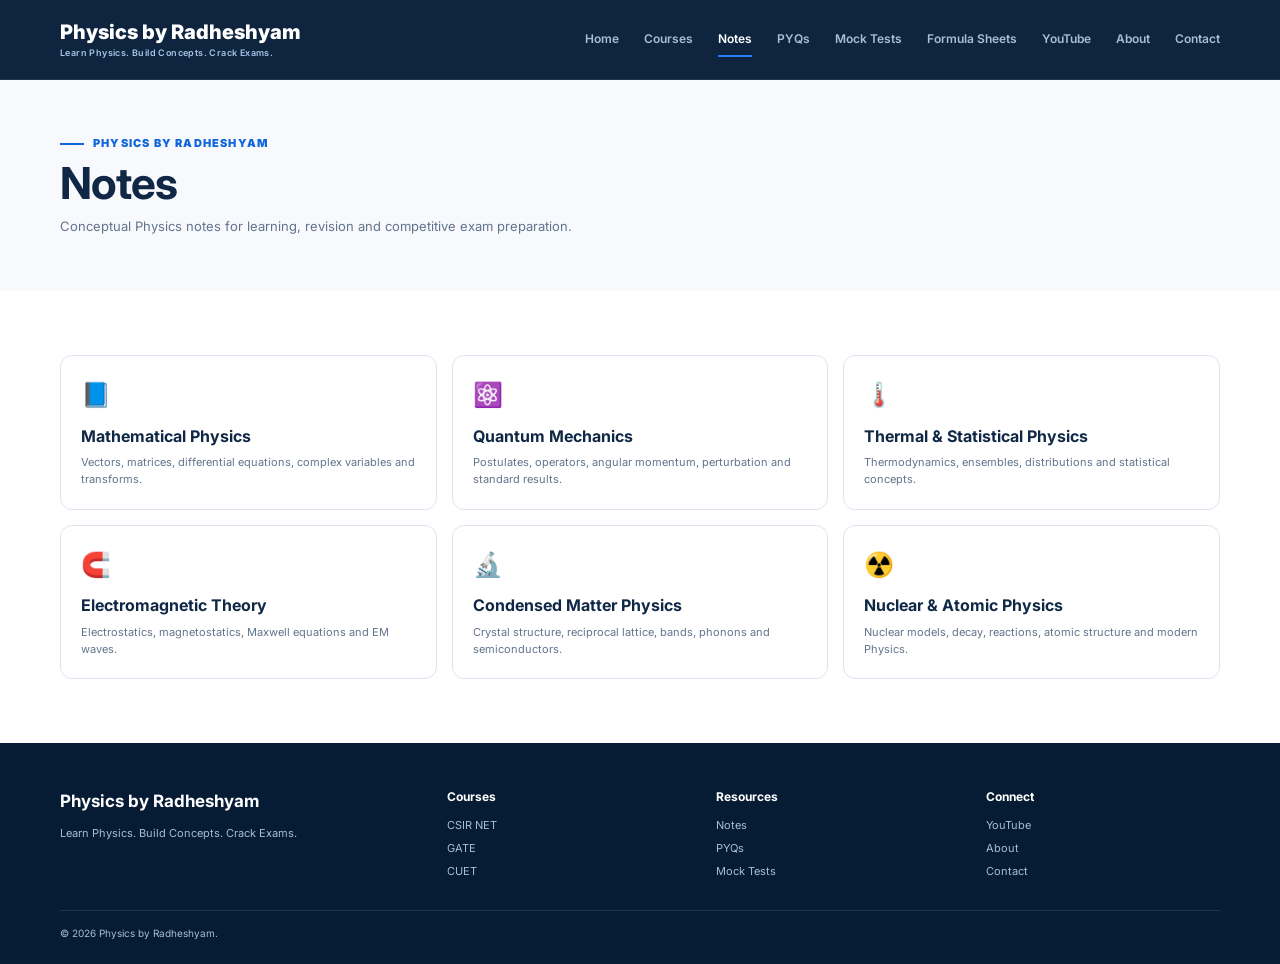
<file: notes.html>
<!doctype html><html lang="en"><head><meta charset="utf-8"><meta name="viewport" content="width=device-width,initial-scale=1"><title>Notes | Physics by Radheshyam</title><meta name="description" content="Conceptual Physics notes for learning, revision and competitive exam preparation."><link rel="stylesheet" href="assets/style.css"></head><body>
<header class="navbar"><div class="container nav-inner"><a class="brand" href="index.html">Physics by Radheshyam<small>Learn Physics. Build Concepts. Crack Exams.</small></a><nav class="nav-links"><a href="index.html">Home</a><a class="" href="courses.html">Courses</a><a class="active" href="notes.html">Notes</a><a class="" href="pyqs.html">PYQs</a><a class="" href="tests.html">Mock Tests</a><a class="" href="formula-sheets.html">Formula Sheets</a><a href="youtube.html">YouTube</a><a href="about.html">About</a><a href="contact.html">Contact</a></nav><button class="menu-btn">☰</button></div></header>
<section class="section gray" style="padding:55px 0"><div class="container"><div class="section-kicker">PHYSICS BY RADHESHYAM</div><h2 style="font-size:44px">Notes</h2><p class="lead">Conceptual Physics notes for learning, revision and competitive exam preparation.</p></div></section>
<section class="section"><div class="container"><div class="resource-grid">
<div class="resource"><div class="ri">📘</div><h3>Mathematical Physics</h3><p>Vectors, matrices, differential equations, complex variables and transforms.</p></div>
<div class="resource"><div class="ri">⚛️</div><h3>Quantum Mechanics</h3><p>Postulates, operators, angular momentum, perturbation and standard results.</p></div>
<div class="resource"><div class="ri">🌡️</div><h3>Thermal & Statistical Physics</h3><p>Thermodynamics, ensembles, distributions and statistical concepts.</p></div>
<div class="resource"><div class="ri">🧲</div><h3>Electromagnetic Theory</h3><p>Electrostatics, magnetostatics, Maxwell equations and EM waves.</p></div>
<div class="resource"><div class="ri">🔬</div><h3>Condensed Matter Physics</h3><p>Crystal structure, reciprocal lattice, bands, phonons and semiconductors.</p></div>
<div class="resource"><div class="ri">☢️</div><h3>Nuclear & Atomic Physics</h3><p>Nuclear models, decay, reactions, atomic structure and modern Physics.</p></div>
</div></div></section>
<footer class="footer"><div class="container"><div class="footer-grid"><div><h3>Physics by Radheshyam</h3><p>Learn Physics. Build Concepts. Crack Exams.</p></div><div><h4>Courses</h4><div class="footer-links"><a href="courses.html#csir">CSIR NET</a><a href="courses.html#gate">GATE</a><a href="courses.html#cuet">CUET</a></div></div><div><h4>Resources</h4><div class="footer-links"><a href="notes.html">Notes</a><a href="pyqs.html">PYQs</a><a href="tests.html">Mock Tests</a></div></div><div><h4>Connect</h4><div class="footer-links"><a href="youtube.html">YouTube</a><a href="about.html">About</a><a href="contact.html">Contact</a></div></div></div><div class="copy">© <span data-year></span> Physics by Radheshyam.</div></div></footer><script src="assets/script.js"></script></body></html>
</file>
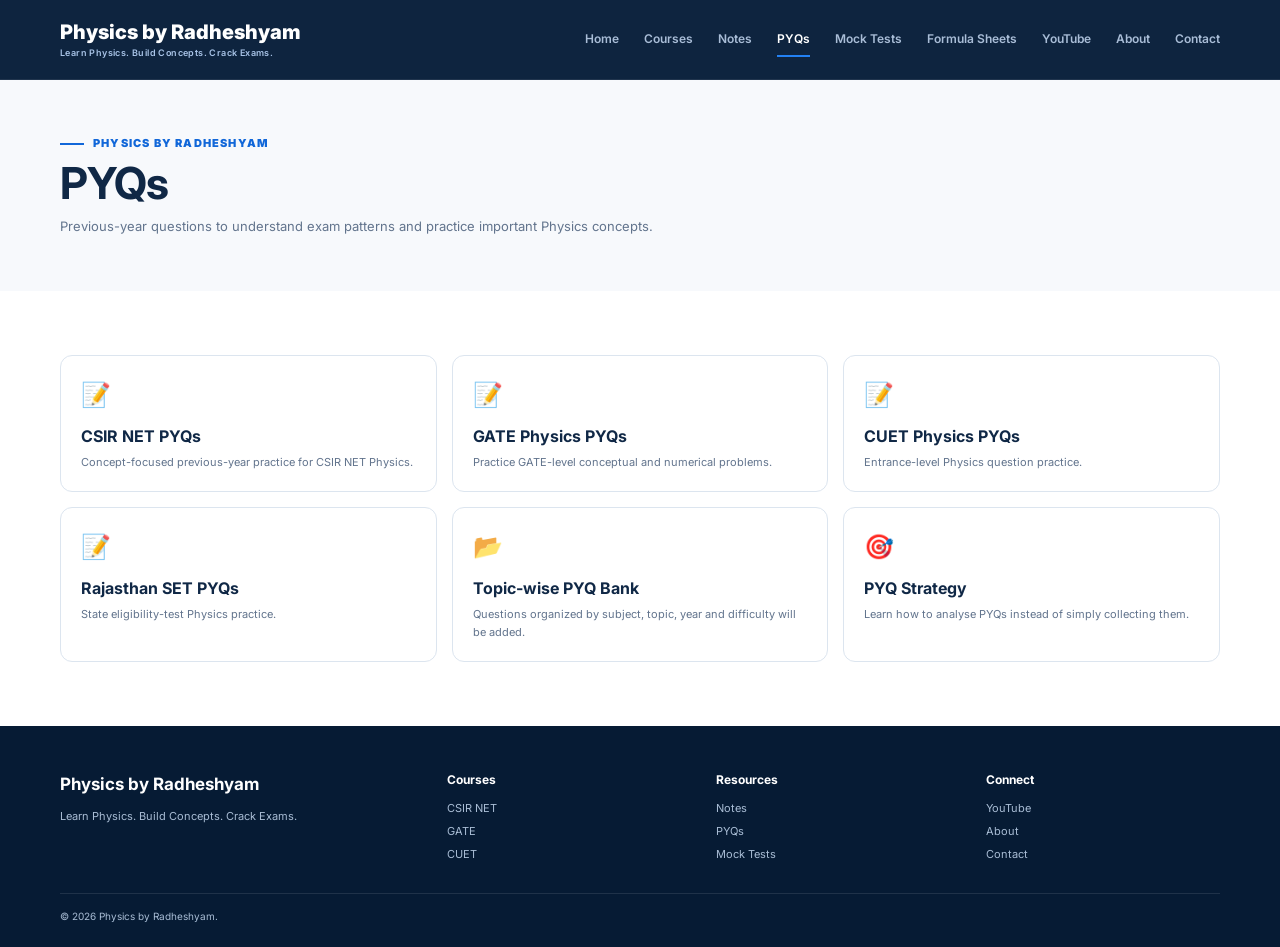
<file: pyqs.html>
<!doctype html><html lang="en"><head><meta charset="utf-8"><meta name="viewport" content="width=device-width,initial-scale=1"><title>PYQs | Physics by Radheshyam</title><meta name="description" content="Previous-year questions to understand exam patterns and practice important Physics concepts."><link rel="stylesheet" href="assets/style.css"></head><body>
<header class="navbar"><div class="container nav-inner"><a class="brand" href="index.html">Physics by Radheshyam<small>Learn Physics. Build Concepts. Crack Exams.</small></a><nav class="nav-links"><a href="index.html">Home</a><a class="" href="courses.html">Courses</a><a class="" href="notes.html">Notes</a><a class="active" href="pyqs.html">PYQs</a><a class="" href="tests.html">Mock Tests</a><a class="" href="formula-sheets.html">Formula Sheets</a><a href="youtube.html">YouTube</a><a href="about.html">About</a><a href="contact.html">Contact</a></nav><button class="menu-btn">☰</button></div></header>
<section class="section gray" style="padding:55px 0"><div class="container"><div class="section-kicker">PHYSICS BY RADHESHYAM</div><h2 style="font-size:44px">PYQs</h2><p class="lead">Previous-year questions to understand exam patterns and practice important Physics concepts.</p></div></section>
<section class="section"><div class="container"><div class="resource-grid">
<div class="resource"><div class="ri">📝</div><h3>CSIR NET PYQs</h3><p>Concept-focused previous-year practice for CSIR NET Physics.</p></div>
<div class="resource"><div class="ri">📝</div><h3>GATE Physics PYQs</h3><p>Practice GATE-level conceptual and numerical problems.</p></div>
<div class="resource"><div class="ri">📝</div><h3>CUET Physics PYQs</h3><p>Entrance-level Physics question practice.</p></div>
<div class="resource"><div class="ri">📝</div><h3>Rajasthan SET PYQs</h3><p>State eligibility-test Physics practice.</p></div>
<div class="resource"><div class="ri">📂</div><h3>Topic-wise PYQ Bank</h3><p>Questions organized by subject, topic, year and difficulty will be added.</p></div>
<div class="resource"><div class="ri">🎯</div><h3>PYQ Strategy</h3><p>Learn how to analyse PYQs instead of simply collecting them.</p></div>
</div></div></section>
<footer class="footer"><div class="container"><div class="footer-grid"><div><h3>Physics by Radheshyam</h3><p>Learn Physics. Build Concepts. Crack Exams.</p></div><div><h4>Courses</h4><div class="footer-links"><a href="courses.html#csir">CSIR NET</a><a href="courses.html#gate">GATE</a><a href="courses.html#cuet">CUET</a></div></div><div><h4>Resources</h4><div class="footer-links"><a href="notes.html">Notes</a><a href="pyqs.html">PYQs</a><a href="tests.html">Mock Tests</a></div></div><div><h4>Connect</h4><div class="footer-links"><a href="youtube.html">YouTube</a><a href="about.html">About</a><a href="contact.html">Contact</a></div></div></div><div class="copy">© <span data-year></span> Physics by Radheshyam.</div></div></footer><script src="assets/script.js"></script></body></html>
</file>
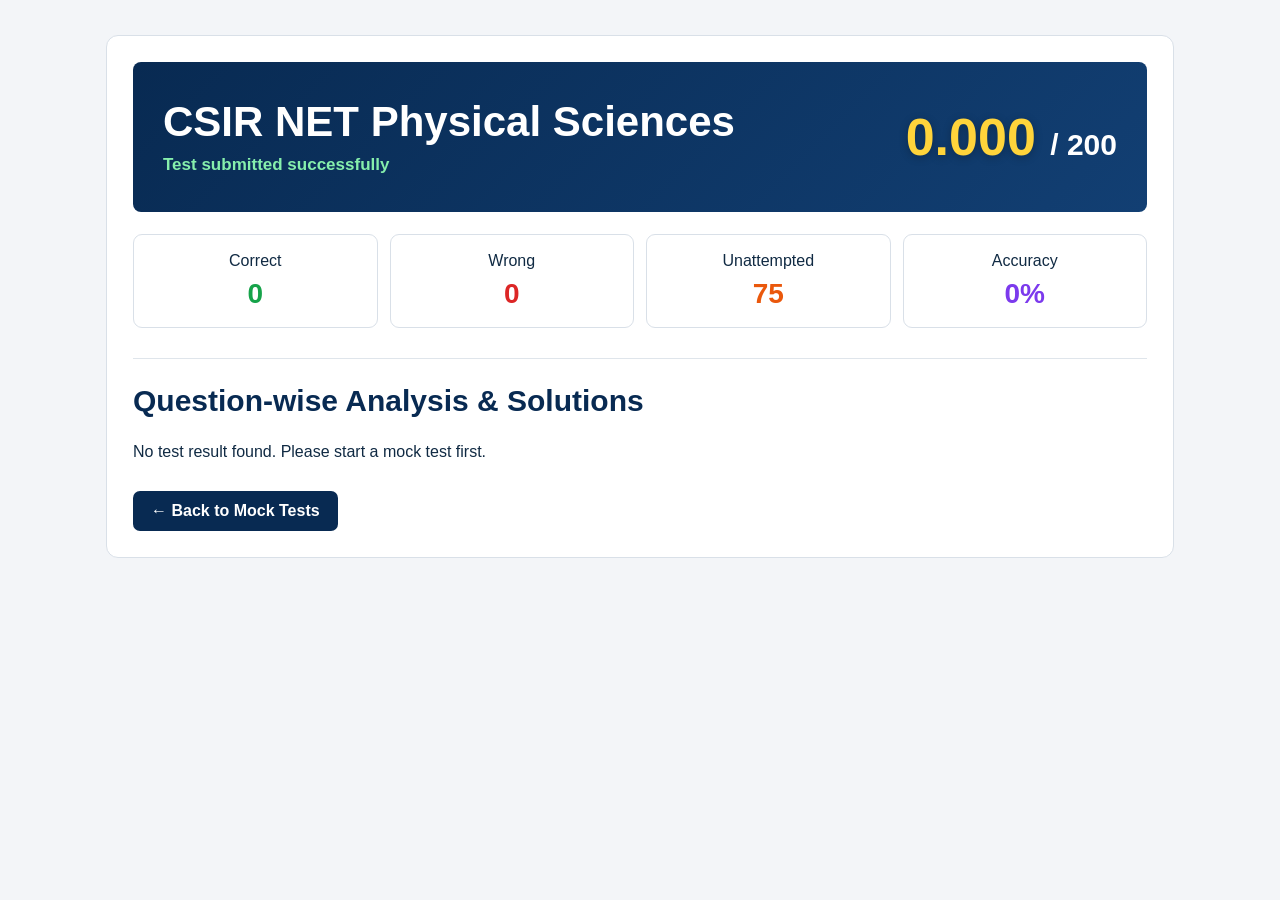
<file: result.html>
<!doctype html>
<html lang="en">
<head>
<meta charset="utf-8">
<meta name="viewport" content="width=device-width, initial-scale=1">

<title>CSIR NET Physical Sciences Mock Test Result | Physics by Radheshyam</title>

<meta name="description"
      content="View your CSIR NET Physical Sciences mock test result, score, Part A, Part B and Part C performance, accuracy and solutions.">

<meta name="robots" content="noindex,follow">

<link rel="canonical"
      href="https://radheshyamprajapat.github.io/Physics-by-Radheshyam/result.html">

<style>

/* =========================================================
   PAGE
========================================================= */

* {
    box-sizing: border-box;
}

body {
    margin: 0;
    background: #f3f5f8;
    font-family: Arial, Helvetica, sans-serif;
    color: #102a43;
}

.result-container {
    max-width: 1100px;
    margin: 35px auto;
    padding: 0 16px;
}

.result-card {
    background: #ffffff;
    border: 1px solid #d9e0e8;
    border-radius: 12px;
    padding: 26px;
}


/* =========================================================
   RESULT HEADER
========================================================= */

.result-hero {
    background: linear-gradient(135deg, #082a52, #123f73);
    border-radius: 8px;
    padding: 28px 30px;
    min-height: 150px;

    display: flex;
    justify-content: space-between;
    align-items: center;
    gap: 30px;

    color: #ffffff;
}

.result-title-area {
    flex: 1;
}

.result-title {
    margin: 0 0 10px;
    color: #ffffff;
    font-size: 42px;
    line-height: 1.1;
    font-weight: 800;
}

.result-status {
    margin: 0;
    color: #86efac;
    font-size: 17px;
    font-weight: 600;
}


/* =========================================================
   SCORE
========================================================= */

.result-score {
    flex-shrink: 0;
    text-align: right;
    white-space: nowrap;
}

.score-value {
    color: #ffd43b !important;
    font-size: 52px;
    line-height: 1;
    font-weight: 900;
    opacity: 1 !important;
    text-shadow: 0 2px 8px rgba(0,0,0,0.25);
}

.score-total {
    color: #ffffff !important;
    font-size: 30px;
    font-weight: 700;
    opacity: 1 !important;
}


/* =========================================================
   STATISTICS
========================================================= */

.result-stats {
    display: grid;
    grid-template-columns: repeat(4, 1fr);
    gap: 12px;
    margin: 22px 0;
}

.result-stat {
    background: #ffffff;
    border: 1px solid #d9e0e8;
    border-radius: 9px;
    padding: 17px;
    text-align: center;
}

.result-stat-label {
    display: block;
    font-size: 16px;
    margin-bottom: 8px;
    color: #102a43;
}

.result-stat-value {
    display: block;
    font-size: 28px;
    font-weight: 800;
}


/* Individual colours */

.stat-correct .result-stat-value {
    color: #16a34a;
}

.stat-wrong .result-stat-value {
    color: #dc2626;
}

.stat-unattempted .result-stat-value {
    color: #ea580c;
}

.stat-accuracy .result-stat-value {
    color: #7c3aed;
}


/* =========================================================
   SECTION PERFORMANCE
========================================================= */

.section-performance {
    margin-top: 22px;
}

.section-result {
    border-top: 1px solid #dfe5eb;
    padding: 20px 0;
}

.section-result h2 {
    margin: 0 0 7px;
    color: #082a52;
    font-size: 28px;
}

.section-info {
    margin: 0;
    color: #173b5e;
    font-size: 16px;
    line-height: 1.7;
}

.section-score {
    font-weight: 800;
    color: #082a52;
}


/* =========================================================
   SOLUTIONS
========================================================= */

.solutions-heading {
    margin-top: 30px;
    padding-top: 25px;
    border-top: 1px solid #dfe5eb;

    color: #082a52;
    font-size: 30px;
}

.solution-item {
    border-top: 1px solid #e5e8ed;
    padding: 18px 0;
}

.solution-question {
    font-weight: 700;
    font-size: 17px;
    color: #102a43;
    margin-bottom: 10px;
}

.solution-text {
    line-height: 1.6;
    color: #243b53;
}

.solution-correct {
    color: #16a34a;
    font-weight: 700;
}

.solution-wrong {
    color: #dc2626;
    font-weight: 700;
}

.solution-unattempted {
    color: #ea580c;
    font-weight: 700;
}


/* =========================================================
   BACK BUTTON
========================================================= */

.back-area {
    margin-top: 30px;
}

.back-button {
    display: inline-block;
    padding: 11px 18px;
    background: #082a52;
    color: #ffffff;
    text-decoration: none;
    border-radius: 7px;
    font-weight: 600;
}

.back-button:hover {
    background: #123f73;
}


/* =========================================================
   MOBILE
========================================================= */

@media (max-width: 800px) {

    .result-hero {
        display: block;
        text-align: center;
    }

    .result-score {
        margin-top: 25px;
        text-align: center;
    }

    .result-title {
        font-size: 32px;
    }

    .score-value {
        font-size: 44px;
    }

    .score-total {
        font-size: 25px;
    }

    .result-stats {
        grid-template-columns: repeat(2, 1fr);
    }
}


@media (max-width: 500px) {

    .result-container {
        margin: 15px auto;
        padding: 0 10px;
    }

    .result-card {
        padding: 15px;
    }

    .result-hero {
        padding: 22px 15px;
    }

    .result-title {
        font-size: 27px;
    }

    .result-stats {
        grid-template-columns: 1fr 1fr;
    }

    .result-stat {
        padding: 13px 8px;
    }

    .result-stat-value {
        font-size: 24px;
    }

    .section-result h2 {
        font-size: 23px;
    }
}

</style>
</head>


<body>

<div class="result-container">

<div class="result-card">

    <!-- =====================================================
         HEADER
    ====================================================== -->

    <div class="result-hero">

        <div class="result-title-area">

            <h1 class="result-title">
                CSIR NET Physical Sciences
            </h1>

            <p class="result-status" id="mode">
                Test submitted successfully
            </p>

        </div>


        <div class="result-score">

            <span class="score-value" id="score">
                0.000
            </span>

            <span class="score-total">
                / 200
            </span>

        </div>

    </div>



    <!-- =====================================================
         OVERALL STATISTICS
    ====================================================== -->

    <div class="result-stats">

        <div class="result-stat stat-correct">

            <span class="result-stat-label">
                Correct
            </span>

            <span class="result-stat-value" id="correct">
                0
            </span>

        </div>


        <div class="result-stat stat-wrong">

            <span class="result-stat-label">
                Wrong
            </span>

            <span class="result-stat-value" id="wrong">
                0
            </span>

        </div>


        <div class="result-stat stat-unattempted">

            <span class="result-stat-label">
                Unattempted
            </span>

            <span class="result-stat-value" id="unattempted">
                75
            </span>

        </div>


        <div class="result-stat stat-accuracy">

            <span class="result-stat-label">
                Accuracy
            </span>

            <span class="result-stat-value" id="accuracy">
                0%
            </span>

        </div>

    </div>



    <!-- =====================================================
         PART-WISE RESULT
    ====================================================== -->

    <div
        class="section-performance"
        id="sections">
    </div>



    <!-- =====================================================
         SOLUTIONS
    ====================================================== -->

    <h2 class="solutions-heading">
        Question-wise Analysis &amp; Solutions
    </h2>

    <div id="solutions"></div>


    <!-- =====================================================
         BACK
    ====================================================== -->

    <div class="back-area">

        <a
            class="back-button"
            href="tests.html">

            ← Back to Mock Tests

        </a>

    </div>

</div>

</div>



<script>

(() => {

    /* =====================================================
       GET RESULT DATA
    ====================================================== */

    const raw = sessionStorage.getItem("pbr_result");


    if (!raw) {

        document.getElementById("solutions").innerHTML =
            "<p>No test result found. Please start a mock test first.</p>";

        return;

    }


    const result = JSON.parse(raw);

    const questions = result.questions;

    const answers = result.answers;

    const config = result.cfg;



    /* =====================================================
       SECTION NAMES
    ====================================================== */

    const partNames = {

        A: "Part A — General Aptitude",

        B: "Part B — Physical Sciences",

        C: "Part C — Physical Sciences"

    };



    /* =====================================================
       INITIAL STATISTICS
    ====================================================== */

    let totalScore = 0;

    let totalCorrect = 0;

    let totalWrong = 0;

    let totalUnattempted = 0;


    const stats = {

        A: {
            correct: 0,
            wrong: 0,
            un: 0,
            score: 0,
            attempted: 0
        },

        B: {
            correct: 0,
            wrong: 0,
            un: 0,
            score: 0,
            attempted: 0
        },

        C: {
            correct: 0,
            wrong: 0,
            un: 0,
            score: 0,
            attempted: 0
        }

    };



    /* =====================================================
       CALCULATE RESULT
    ====================================================== */

    questions.forEach((question, index) => {

        const part = question.part;

        const sectionConfig = config.sections[part];

        const userAnswer = answers[index];


        /* Unattempted */

        if (userAnswer === null || userAnswer === undefined) {

            totalUnattempted++;

            stats[part].un++;

            return;

        }


        stats[part].attempted++;


        /* Correct */

        if (userAnswer === question.answer) {

            totalCorrect++;

            stats[part].correct++;

            stats[part].score += sectionConfig.marks;

        }


        /* Wrong */

        else {

            totalWrong++;

            stats[part].wrong++;

            stats[part].score -= sectionConfig.negative;

        }

    });



    /* =====================================================
       TOTAL SCORE
    ====================================================== */

    totalScore =
        stats.A.score +
        stats.B.score +
        stats.C.score;


    const totalAttempted =
        totalCorrect + totalWrong;


    /* =====================================================
       DISPLAY MAIN RESULT
    ====================================================== */

    document.getElementById("score").textContent =
        totalScore.toFixed(3);


    document.getElementById("correct").textContent =
        totalCorrect;


    document.getElementById("wrong").textContent =
        totalWrong;


    document.getElementById("unattempted").textContent =
        totalUnattempted;


    document.getElementById("accuracy").textContent =

        totalAttempted

            ? ((totalCorrect / totalAttempted) * 100).toFixed(1) + "%"

            : "0%";



    /* =====================================================
       SUBMISSION MESSAGE
    ====================================================== */

    document.getElementById("mode").textContent =

        result.auto

            ? "Time expired — test auto-submitted"

            : "Test submitted successfully";



    /* =====================================================
       PART-WISE RESULT
    ====================================================== */

    document.getElementById("sections").innerHTML =

        Object.keys(stats)

        .map(part => {

            const stat = stats[part];

            const sectionConfig =
                config.sections[part];


            return `

                <div class="section-result">

                    <h2>
                        ${partNames[part]}
                    </h2>

                    <p class="section-info">

                        Attempted:
                        <strong>
                            ${stat.attempted}
                        </strong>
                        /
                        ${sectionConfig.attemptLimit}

                        &nbsp; | &nbsp;

                        Correct:
                        <strong>
                            ${stat.correct}
                        </strong>

                        &nbsp; | &nbsp;

                        Wrong:
                        <strong>
                            ${stat.wrong}
                        </strong>

                        &nbsp; | &nbsp;

                        Score:
                        <span class="section-score">
                            ${stat.score.toFixed(3)}
                        </span>

                    </p>

                </div>

            `;

        })

        .join("");



    /* =====================================================
       QUESTION-WISE SOLUTIONS
    ====================================================== */

    document.getElementById("solutions").innerHTML =

        questions

        .map((question, index) => {

            const userAnswer = answers[index];


            let statusClass;

            let statusText;


            if (
                userAnswer === null ||
                userAnswer === undefined
            ) {

                statusClass =
                    "solution-unattempted";

                statusText =
                    "Unattempted";

            }


            else if (
                userAnswer === question.answer
            ) {

                statusClass =
                    "solution-correct";

                statusText =
                    "Correct";

            }


            else {

                statusClass =
                    "solution-wrong";

                statusText =
                    "Wrong";

            }



            const userAnswerText =

                userAnswer === null ||
                userAnswer === undefined

                    ? "—"

                    : question.options[userAnswer];



            const correctAnswerText =

                question.options[question.answer];



            return `

                <div class="solution-item">

                    <div class="solution-question">

                        Q${index + 1}
                        —
                        Part ${question.part}

                        &nbsp;

                        <span class="${statusClass}">
                            ${statusText}
                        </span>

                    </div>


                    <p class="solution-text">

                        ${question.question}

                    </p>


                    <p class="solution-text">

                        <strong>
                            Your answer:
                        </strong>

                        ${userAnswerText}

                        <br>

                        <strong>
                            Correct answer:
                        </strong>

                        ${correctAnswerText}

                    </p>


                    <p class="solution-text">

                        <strong>
                            Explanation:
                        </strong>

                        ${question.explanation}

                    </p>

                </div>

            `;

        })

        .join("");

})();

</script>

</body>
</html>
</file>
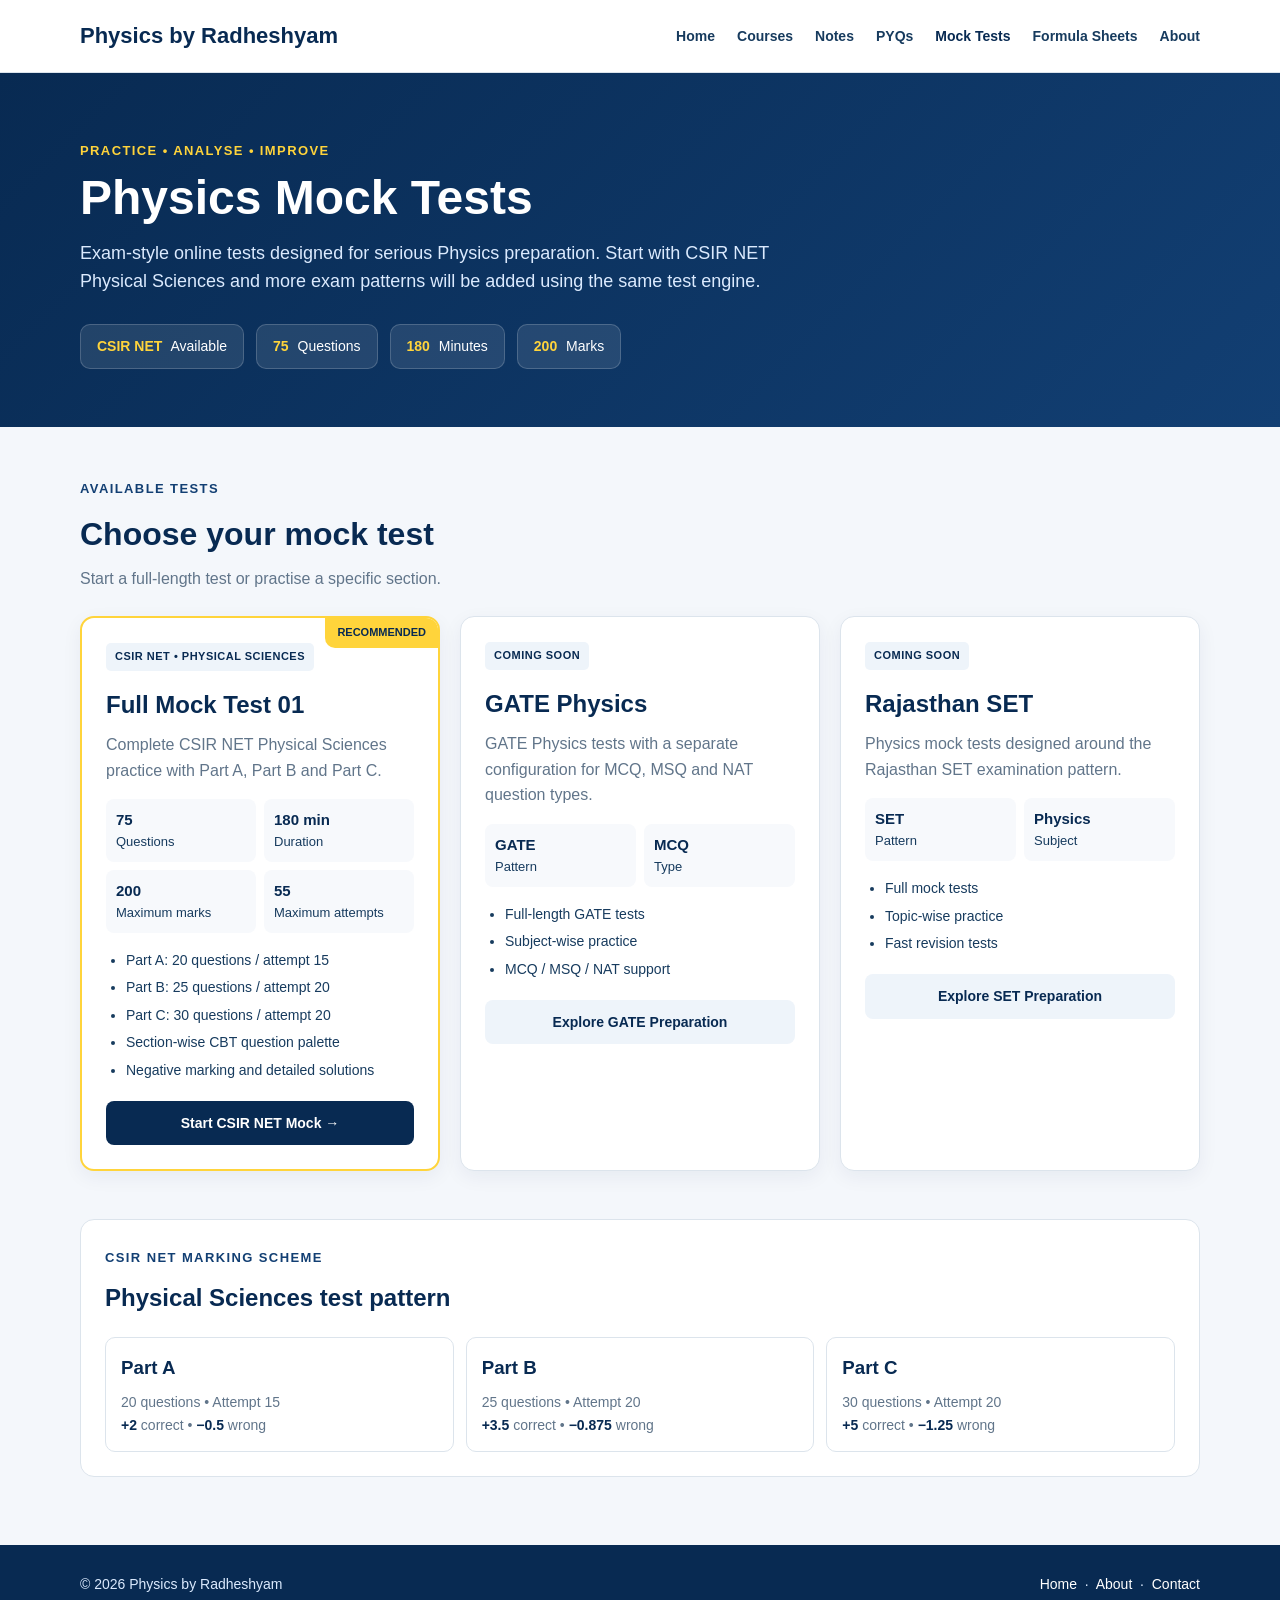
<file: tests.html>
<!-- <!doctype html><html lang="en"><head><meta charset="utf-8"><meta name="viewport" content="width=device-width,initial-scale=1"><title>CSIR NET Physics Mock Tests | Physics by Radheshyam</title><meta name="description" content="Practice CSIR NET Physical Sciences with full-length Part A, Part B and Part C mock tests, CBT-style question palette, negative marking and detailed solutions."><link rel="canonical" href="https://radheshyamprajapat.github.io/Physics-by-Radheshyam/tests.html"><meta property="og:title" content="CSIR NET Physics Mock Tests | Physics by Radheshyam"><meta property="og:description" content="Full-length CSIR NET Physical Sciences mock tests with Part A, B and C practice."><script type="application/ld+json">{"@context":"https://schema.org","@type":"CollectionPage","name":"CSIR NET Physics Mock Tests","description":"CSIR NET Physical Sciences mock tests by Physics by Radheshyam","url":"https://radheshyamprajapat.github.io/Physics-by-Radheshyam/tests.html","mainEntity":{"@type":"ItemList","itemListElement":[{"@type":"ListItem","position":1,"name":"CSIR NET Physical Sciences Full Mock Test 01","url":"https://radheshyamprajapat.github.io/Physics-by-Radheshyam/mock-test.html?test=csir-net-mock-01"}]}}</script><link rel="stylesheet" href="assets/style.css"></head><body><header class="site-header"><div class="container nav"><a class="brand" href="index.html">Physics by Radheshyam</a><nav><a href="index.html">Home</a><a href="courses.html">Courses</a><a href="notes.html">Notes</a><a href="pyqs.html">PYQs</a><a href="tests.html" class="active">Mock Tests</a><a href="formula-sheets.html">Formula Sheets</a></nav></div></header><main><section class="section"><div class="container"><div class="eyebrow">MOCK TESTS</div><h1>CSIR NET Physical Sciences Mock Tests</h1><p class="section-intro">Full-length practice in a three-part CBT format: Part A, Part B and Part C, with section-wise question palette, 180-minute timer, official-style marking scheme and detailed solutions.</p><div class="grid-3"><article class="card"><span class="tag">CSIR NET • PHYSICAL SCIENCES</span><h2>Full Mock Test 01</h2><p>75 questions • 180 minutes • 200 marks</p><ul><li>Part A: 20 / attempt 15</li><li>Part B: 25 / attempt 20</li><li>Part C: 30 / attempt 20</li><li>+2, +3.5, +5 marking</li><li>Negative marking in all parts</li></ul><a class="btn btn-primary" href="mock-test.html?test=csir-net-mock-01">Start Test →</a></article><article class="card"><span class="tag">COMING NEXT</span><h2>CSIR NET Part C Practice</h2><p>Analytical and higher-order Physical Sciences practice.</p><a class="btn btn-light" href="mock-test.html?test=csir-net-mock-01">Practice Part C →</a></article><article class="card"><span class="tag">COMING NEXT</span><h2>Topic-wise Tests</h2><p>Quantum, Mathematical Physics, EM, Thermodynamics, Condensed Matter and more.</p><a class="btn btn-light" href="courses.html">Explore Courses →</a></article></div></div></section></main><footer class="site-footer"><div class="container">© 2026 Physics by Radheshyam</div></footer></body></html>  -->


<!doctype html>
<html lang="en">
<head>
<meta charset="utf-8">
<meta name="viewport" content="width=device-width, initial-scale=1">
<title>Mock Tests | Physics by Radheshyam</title>
<meta name="description" content="Practice Physics mock tests for CSIR NET, GATE, Rajasthan SET and CUET with exam-style tests, question palettes, negative marking and detailed solutions.">
<meta name="robots" content="index,follow">
<link rel="canonical" href="https://radheshyamprajapat.github.io/Physics-by-Radheshyam/tests.html">
<meta property="og:title" content="Physics Mock Tests | Physics by Radheshyam">
<meta property="og:description" content="Exam-style Physics mock tests for CSIR NET and upcoming GATE, Rajasthan SET and CUET tests.">
<style>
:root{--navy:#082a52;--navy2:#123f73;--yellow:#ffd43b;--text:#173b5e;--muted:#61758a;--bg:#f4f7fb;--white:#fff;--border:#dce4ec;--green:#16a34a}
*{box-sizing:border-box}body{margin:0;font-family:Inter,Arial,Helvetica,sans-serif;color:var(--text);background:var(--bg);line-height:1.6}.container{width:min(1120px,calc(100% - 32px));margin:auto}
.site-header{background:#fff;border-bottom:1px solid var(--border);position:sticky;top:0;z-index:20}.nav{min-height:72px;display:flex;align-items:center;justify-content:space-between;gap:25px}.brand{font-size:22px;font-weight:800;color:var(--navy);text-decoration:none;white-space:nowrap}.nav-links{display:flex;gap:22px;align-items:center;flex-wrap:wrap}.nav-links a{color:var(--text);text-decoration:none;font-weight:600;font-size:14px}.nav-links a:hover,.nav-links .active{color:var(--navy)}
.hero{background:linear-gradient(135deg,var(--navy),var(--navy2));padding:64px 0 58px;color:#fff}.eyebrow{display:inline-block;color:var(--yellow);font-size:13px;font-weight:800;letter-spacing:1.4px;text-transform:uppercase;margin-bottom:10px}.hero h1{font-size:48px;line-height:1.08;margin:0 0 15px;color:#fff;max-width:780px}.hero p{font-size:18px;color:#dbeafe;max-width:760px;margin:0}.hero-stats{display:flex;gap:12px;flex-wrap:wrap;margin-top:28px}.hero-stat{background:rgba(255,255,255,.1);border:1px solid rgba(255,255,255,.18);border-radius:10px;padding:10px 16px;font-size:14px}.hero-stat strong{color:var(--yellow);margin-right:5px}
.section{padding:48px 0}.section-head{display:flex;justify-content:space-between;align-items:end;gap:20px;margin-bottom:25px}.section-head h2{font-size:32px;color:var(--navy);margin:0 0 5px}.section-head p{margin:0;color:var(--muted)}.grid{display:grid;grid-template-columns:repeat(3,1fr);gap:20px}.card{background:#fff;border:1px solid var(--border);border-radius:14px;padding:24px;box-shadow:0 6px 20px rgba(8,42,82,.06);transition:.2s ease;position:relative;overflow:hidden}.card:hover{transform:translateY(-4px);box-shadow:0 12px 28px rgba(8,42,82,.12);border-color:#bfd0e2}.card.featured{border:2px solid var(--yellow)}.card.featured:before{content:"RECOMMENDED";position:absolute;right:0;top:0;background:var(--yellow);color:#082a52;font-size:11px;font-weight:900;padding:6px 12px;border-radius:0 0 0 10px}.tag{display:inline-block;background:#eef4fa;color:var(--navy);font-size:11px;font-weight:800;padding:5px 9px;border-radius:5px;letter-spacing:.5px}.card h3{font-size:24px;color:var(--navy);margin:15px 0 8px}.card p{color:var(--muted);margin:0 0 15px}.details{display:grid;grid-template-columns:1fr 1fr;gap:8px;margin:16px 0}.detail{background:#f7f9fc;border-radius:8px;padding:9px 10px;font-size:13px}.detail strong{display:block;color:var(--navy);font-size:15px}.card ul{margin:12px 0 20px;padding-left:20px;color:var(--text);font-size:14px}.card li{margin:5px 0}.btn{display:inline-flex;align-items:center;justify-content:center;text-decoration:none;border-radius:8px;padding:11px 17px;font-weight:800;font-size:14px}.btn-primary{background:var(--navy);color:#fff}.btn-primary:hover{background:var(--navy2)}.btn-light{background:#eef4fa;color:var(--navy)}.btn-light:hover{background:#e3edf7}.full{width:100%}
.info{background:#fff;border:1px solid var(--border);border-radius:14px;padding:24px}.info h2{color:var(--navy);margin-top:0}.scheme{display:grid;grid-template-columns:repeat(3,1fr);gap:12px}.scheme-box{border:1px solid var(--border);border-radius:10px;padding:15px}.scheme-box h3{margin:0 0 8px;color:var(--navy)}.scheme-box p{margin:0;font-size:14px;color:var(--muted)}.scheme-box strong{color:var(--navy)}
footer{background:var(--navy);color:#dbeafe;padding:28px 0;margin-top:20px}.footer-inner{display:flex;justify-content:space-between;gap:20px;flex-wrap:wrap;font-size:14px}.footer-inner a{color:#fff;text-decoration:none}
@media(max-width:850px){.nav{align-items:flex-start;padding:15px 0;flex-direction:column}.nav-links{gap:12px}.hero h1{font-size:38px}.grid{grid-template-columns:1fr}.scheme{grid-template-columns:1fr}.section-head{align-items:flex-start;flex-direction:column}}
@media(max-width:500px){.container{width:min(100% - 22px,1120px)}.hero{padding:45px 0}.hero h1{font-size:31px}.hero p{font-size:16px}.card{padding:20px}}
</style>
</head>
<body>
<header class="site-header"><div class="container nav"><a class="brand" href="index.html">Physics by Radheshyam</a><nav class="nav-links"><a href="index.html">Home</a><a href="courses.html">Courses</a><a href="notes.html">Notes</a><a href="pyqs.html">PYQs</a><a class="active" href="tests.html">Mock Tests</a><a href="formula-sheets.html">Formula Sheets</a><a href="about.html">About</a></nav></div></header>
<main>
<section class="hero"><div class="container"><div class="eyebrow">Practice • Analyse • Improve</div><h1>Physics Mock Tests</h1><p>Exam-style online tests designed for serious Physics preparation. Start with CSIR NET Physical Sciences and more exam patterns will be added using the same test engine.</p><div class="hero-stats"><div class="hero-stat"><strong>CSIR NET</strong> Available</div><div class="hero-stat"><strong>75</strong> Questions</div><div class="hero-stat"><strong>180</strong> Minutes</div><div class="hero-stat"><strong>200</strong> Marks</div></div></div></section>
<section class="section"><div class="container"><div class="section-head"><div><div class="eyebrow" style="color:#123f73">Available Tests</div><h2>Choose your mock test</h2><p>Start a full-length test or practise a specific section.</p></div></div>
<div class="grid">
<article class="card featured"><span class="tag">CSIR NET • PHYSICAL SCIENCES</span><h3>Full Mock Test 01</h3><p>Complete CSIR NET Physical Sciences practice with Part A, Part B and Part C.</p><div class="details"><div class="detail"><strong>75</strong>Questions</div><div class="detail"><strong>180 min</strong>Duration</div><div class="detail"><strong>200</strong>Maximum marks</div><div class="detail"><strong>55</strong>Maximum attempts</div></div><ul><li>Part A: 20 questions / attempt 15</li><li>Part B: 25 questions / attempt 20</li><li>Part C: 30 questions / attempt 20</li><li>Section-wise CBT question palette</li><li>Negative marking and detailed solutions</li></ul><a class="btn btn-primary full" href="mock-test.html?test=csir-net-mock-01">Start CSIR NET Mock →</a></article>
<article class="card"><span class="tag">COMING SOON</span><h3>GATE Physics</h3><p>GATE Physics tests with a separate configuration for MCQ, MSQ and NAT question types.</p><div class="details"><div class="detail"><strong>GATE</strong>Pattern</div><div class="detail"><strong>MCQ</strong>Type</div></div><ul><li>Full-length GATE tests</li><li>Subject-wise practice</li><li>MCQ / MSQ / NAT support</li></ul><a class="btn btn-light full" href="courses.html">Explore GATE Preparation</a></article>
<article class="card"><span class="tag">COMING SOON</span><h3>Rajasthan SET</h3><p>Physics mock tests designed around the Rajasthan SET examination pattern.</p><div class="details"><div class="detail"><strong>SET</strong>Pattern</div><div class="detail"><strong>Physics</strong>Subject</div></div><ul><li>Full mock tests</li><li>Topic-wise practice</li><li>Fast revision tests</li></ul><a class="btn btn-light full" href="courses.html">Explore SET Preparation</a></article>
</div></div></section>
<section class="section" style="padding-top:0"><div class="container"><div class="info"><div class="eyebrow" style="color:#123f73">CSIR NET Marking Scheme</div><h2>Physical Sciences test pattern</h2><div class="scheme"><div class="scheme-box"><h3>Part A</h3><p>20 questions • Attempt 15<br><strong>+2</strong> correct • <strong>−0.5</strong> wrong</p></div><div class="scheme-box"><h3>Part B</h3><p>25 questions • Attempt 20<br><strong>+3.5</strong> correct • <strong>−0.875</strong> wrong</p></div><div class="scheme-box"><h3>Part C</h3><p>30 questions • Attempt 20<br><strong>+5</strong> correct • <strong>−1.25</strong> wrong</p></div></div></div></div></section>
</main>
<footer><div class="container footer-inner"><div>© 2026 Physics by Radheshyam</div><div><a href="index.html">Home</a> &nbsp;·&nbsp; <a href="about.html">About</a> &nbsp;·&nbsp; <a href="contact.html">Contact</a></div></div></footer>
</body>
</html>
</file>
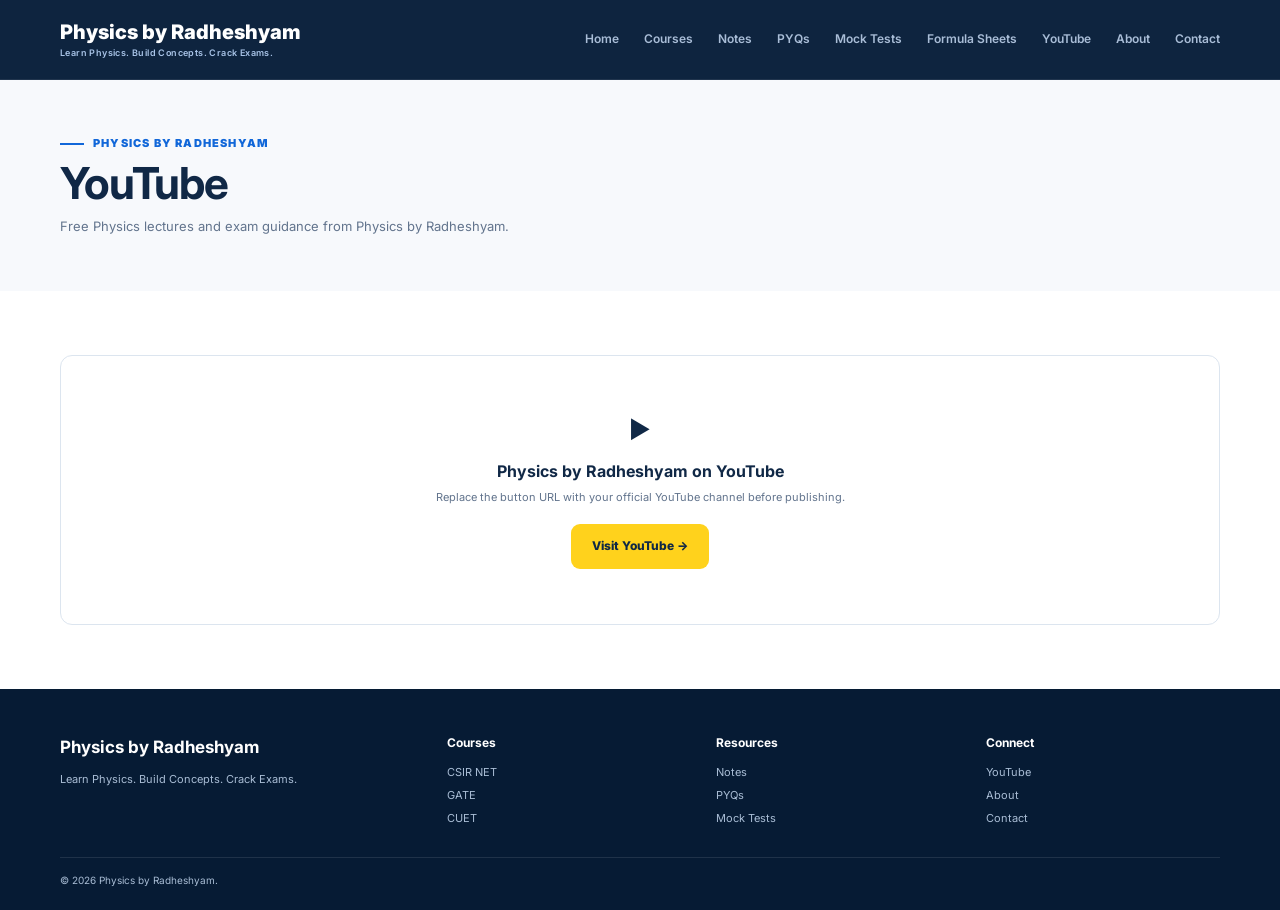
<file: youtube.html>
<!doctype html><html lang="en"><head><meta charset="utf-8"><meta name="viewport" content="width=device-width,initial-scale=1"><title>YouTube | Physics by Radheshyam</title><meta name="description" content="Free Physics lectures and exam guidance from Physics by Radheshyam."><link rel="stylesheet" href="assets/style.css"></head><body>
<header class="navbar"><div class="container nav-inner"><a class="brand" href="index.html">Physics by Radheshyam<small>Learn Physics. Build Concepts. Crack Exams.</small></a><nav class="nav-links"><a href="index.html">Home</a><a class="" href="courses.html">Courses</a><a class="" href="notes.html">Notes</a><a class="" href="pyqs.html">PYQs</a><a class="" href="tests.html">Mock Tests</a><a class="" href="formula-sheets.html">Formula Sheets</a><a href="youtube.html">YouTube</a><a href="about.html">About</a><a href="contact.html">Contact</a></nav><button class="menu-btn">☰</button></div></header>
<section class="section gray" style="padding:55px 0"><div class="container"><div class="section-kicker">PHYSICS BY RADHESHYAM</div><h2 style="font-size:44px">YouTube</h2><p class="lead">Free Physics lectures and exam guidance from Physics by Radheshyam.</p></div></section>
<section class="section"><div class="container">
<div class="resource" style="text-align:center;padding:55px"><div class="ri">▶️</div><h3>Physics by Radheshyam on YouTube</h3><p>Replace the button URL with your official YouTube channel before publishing.</p><a class="btn btn-yellow" href="https://www.youtube.com/" target="_blank" rel="noopener" style="margin-top:18px">Visit YouTube →</a></div>
</div></section>
<footer class="footer"><div class="container"><div class="footer-grid"><div><h3>Physics by Radheshyam</h3><p>Learn Physics. Build Concepts. Crack Exams.</p></div><div><h4>Courses</h4><div class="footer-links"><a href="courses.html#csir">CSIR NET</a><a href="courses.html#gate">GATE</a><a href="courses.html#cuet">CUET</a></div></div><div><h4>Resources</h4><div class="footer-links"><a href="notes.html">Notes</a><a href="pyqs.html">PYQs</a><a href="tests.html">Mock Tests</a></div></div><div><h4>Connect</h4><div class="footer-links"><a href="youtube.html">YouTube</a><a href="about.html">About</a><a href="contact.html">Contact</a></div></div></div><div class="copy">© <span data-year></span> Physics by Radheshyam.</div></div></footer><script src="assets/script.js"></script></body></html>
</file>
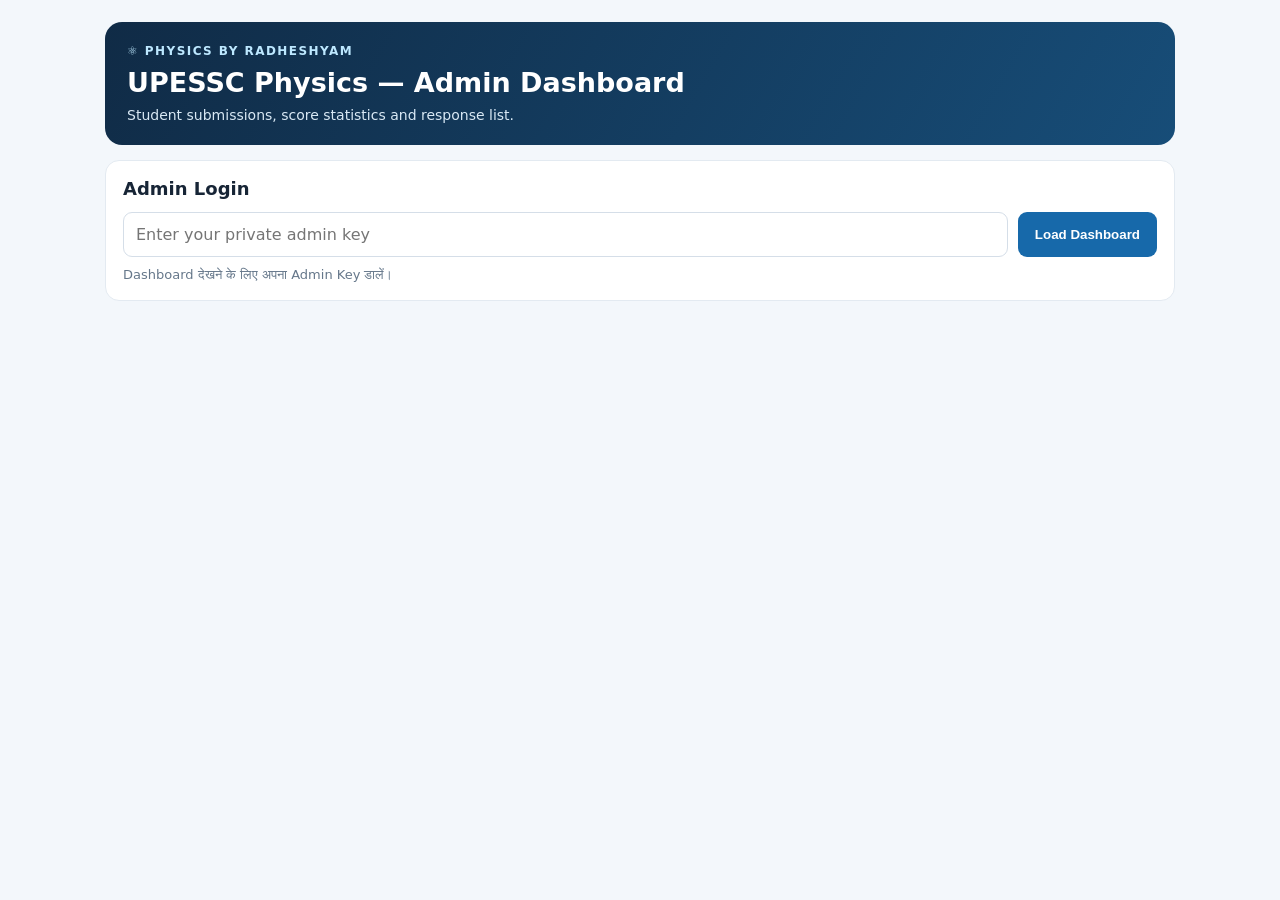
<file: upessc-score/admin.html>
<!DOCTYPE html>
<html lang="hi">
<head>
<meta charset="UTF-8">
<meta name="viewport" content="width=device-width, initial-scale=1">
<title>UPESSC Score Admin | Physics by Radheshyam</title>

<style>
:root{
  --navy:#102b46;
  --blue:#1769aa;
  --bg:#f3f7fb;
  --line:#e3eaf1;
  --muted:#65778a;
}
*{box-sizing:border-box}
body{
  margin:0;
  background:var(--bg);
  color:#172536;
  font-family:Inter,system-ui,sans-serif;
}
.wrap{
  max-width:1100px;
  margin:auto;
  padding:22px 15px 50px;
}
.hero{
  background:linear-gradient(120deg,#102b46,#174d78);
  color:white;
  padding:22px;
  border-radius:17px;
}
.brand{
  color:#bde8ff;
  font-size:12px;
  font-weight:800;
  letter-spacing:.12em;
}
h1{font-size:27px;margin:9px 0}
.hero p{margin:0;color:#d9e9f5;font-size:14px}

.panel,.stat{
  background:white;
  border:1px solid var(--line);
  border-radius:14px;
  padding:17px;
  margin-top:15px;
}
.login{display:flex;gap:10px;flex-wrap:wrap}
.login input{
  flex:1;
  min-width:220px;
  padding:12px;
  border:1px solid #d5dee8;
  border-radius:9px;
  font:inherit;
}
button{
  border:0;
  border-radius:9px;
  background:var(--blue);
  color:white;
  padding:12px 17px;
  font-weight:750;
  cursor:pointer;
}
button:hover{background:#10558e}
.cards{
  display:grid;
  grid-template-columns:repeat(4,1fr);
  gap:12px;
}
.stat small{color:var(--muted)}
.stat strong{
  display:block;
  font-size:27px;
  margin-top:7px;
  color:var(--navy);
}
h2{font-size:18px;margin:0 0 13px}
.bars{display:grid;gap:13px}
.barrow{
  display:grid;
  grid-template-columns:125px 1fr 35px;
  gap:10px;
  align-items:center;
  font-size:13px;
}
.track{
  height:11px;
  background:#edf2f7;
  border-radius:99px;
  overflow:hidden;
}
.fill{
  height:100%;
  background:#2c8bc8;
  border-radius:99px;
}
.tablewrap{overflow:auto}
table{
  border-collapse:collapse;
  width:100%;
  min-width:700px;
  font-size:13px;
}
th,td{
  text-align:left;
  padding:10px;
  border-bottom:1px solid var(--line);
  white-space:nowrap;
}
th{background:#f4f8fb;color:#43566a}
.msg{font-size:13px;color:var(--muted);margin-top:10px}
.hidden{display:none}
.actions{
  display:flex;
  justify-content:space-between;
  align-items:center;
  gap:10px;
  flex-wrap:wrap;
}
.note{
  background:#eef7ff;
  border-radius:9px;
  padding:11px;
  font-size:13px;
  color:#315c7d;
  margin-top:12px;
}
@media(max-width:700px){
  .cards{grid-template-columns:repeat(2,1fr)}
  .barrow{grid-template-columns:105px 1fr 28px}
  h1{font-size:22px}
}
</style>
</head>

<body>
<div class="wrap">

<header class="hero">
  <div class="brand">⚛ PHYSICS BY RADHESHYAM</div>
  <h1>UPESSC Physics — Admin Dashboard</h1>
  <p>Student submissions, score statistics and response list.</p>
</header>

<section class="panel">
  <h2>Admin Login</h2>
  <div class="login">
    <input id="key" type="password"
      placeholder="Enter your private admin key">
    <button id="load">Load Dashboard</button>
  </div>
  <div id="msg" class="msg">
    Dashboard देखने के लिए अपना Admin Key डालें।
  </div>
</section>

<div id="dashboard" class="hidden">

  <div class="cards">
    <div class="stat">
      <small>Total Submissions</small>
      <strong id="total">0</strong>
    </div>
    <div class="stat">
      <small>Average Marks</small>
      <strong id="average">0</strong>
    </div>
    <div class="stat">
      <small>Highest Marks</small>
      <strong id="highest">0</strong>
    </div>
    <div class="stat">
      <small>Lowest Marks</small>
      <strong id="lowest">0</strong>
    </div>
  </div>

  <section class="panel">
    <h2>Score Distribution (Out of 360)</h2>
    <div id="bars" class="bars"></div>
    <div class="note">
      Maximum marks: 360 | Total questions: 120
    </div>
  </section>

  <section class="panel">
    <h2>Shift-wise Submissions</h2>
    <div id="shifts" class="msg"></div>
  </section>

  <section class="panel">
    <div class="actions">
      <h2>Recent Student Responses</h2>
      <button id="csv">Download CSV</button>
    </div>

    <div class="tablewrap">
      <table>
        <thead>
          <tr>
            <th>#</th>
            <th>Date & Time</th>
            <th>Name</th>
            <th>Shift</th>
            <th>Correct</th>
            <th>Wrong</th>
            <th>Unattempted</th>
            <th>Marks / 360</th>
          </tr>
        </thead>
        <tbody id="rows">
          <tr><td colspan="8">Login to load responses.</td></tr>
        </tbody>
      </table>
    </div>

    <p class="msg">
      अधिकतम 500 नवीनतम entries dashboard पर दिखाई जाती हैं।
      पूरी response sheet Google Sheets में उपलब्ध रहेगी।
    </p>
  </section>

</div>
</div>

<script>

const SCRIPT_URL = "https://script.google.com/macros/s/AKfycbznhnKCRMXewB60g8SaZrb1THhE0V3pwYSSd1ykZeiGJIS3AxiT4QxK4is8DOpPQXFC/exec";
let currentEntries = [];

const $ = id => document.getElementById(id);

$("load").addEventListener("click", function() {
  alert("Admin button is working!");
  loadDashboard();
});
$("key").addEventListener("keydown", e => {
  if(e.key === "Enter") loadDashboard();
});

function loadDashboard(){

  const key = $("key").value.trim();

  if(!key){
    $("msg").textContent = "Admin Key दर्ज करें।";
    return;
  }


  $("msg").textContent = "Loading dashboard...";

  const callback = "upesscCallback_" + Date.now();
  const script = document.createElement("script");

  window[callback] = data => {

    delete window[callback];
    script.remove();

    if(!data || !data.ok){
      $("msg").textContent =
        (data && data.message === "Unauthorized")
        ? "गलत Admin Key।"
        : "डेटा लोड नहीं हो पाया।";
      return;
    }

    render(data);
    $("msg").textContent = "Dashboard loaded successfully.";
  };

  script.onerror = () => {
    $("msg").textContent =
      "Connection error. URL और deployment access जाँचें।";

    delete window[callback];
    script.remove();
  };

  script.src =
    SCRIPT_URL +
    "?action=stats&callback=" + callback +
    "&key=" + encodeURIComponent(key);

  document.body.appendChild(script);
}

function render(d){

  $("dashboard").classList.remove("hidden");

  $("total").textContent = d.total ?? 0;
  $("average").textContent = Number(d.average ?? 0).toFixed(2);
  $("highest").textContent = d.highest ?? 0;
  $("lowest").textContent = d.lowest ?? 0;

  const buckets = d.buckets || {};
  const max = Math.max(1, ...Object.values(buckets));

  $("bars").innerHTML = Object.entries(buckets)
    .map(([label,count]) => `
      <div class="barrow">
        <span>${esc(label)}</span>
        <div class="track">
          <div class="fill"
            style="width:${count/max*100}%">
          </div>
        </div>
        <b>${count}</b>
      </div>
    `).join("");

  $("shifts").textContent =
    Object.entries(d.shifts || {})
      .map(([k,v]) => `${k}: ${v}`)
      .join(" · ") ||
      "अभी कोई submission नहीं है।";

  currentEntries = d.entries || [];

  $("rows").innerHTML = currentEntries
    .map((x,i) => `
      <tr>
        <td>${i+1}</td>
        <td>${esc(new Date(x.timestamp).toLocaleString("en-IN"))}</td>
        <td>${esc(x.name || "—")}</td>
        <td>${esc(x.shift || "")}</td>
        <td>${x.correct}</td>
        <td>${x.wrong}</td>
        <td>${x.unattempted}</td>
        <td><b>${Number(x.marks).toFixed(2)}</b></td>
      </tr>
    `).join("") ||
    '<tr><td colspan="8">No submissions yet.</td></tr>';
}

function esc(v){
  return String(v).replace(/[&<>"']/g,c => ({
    "&":"&amp;",
    "<":"&lt;",
    ">":"&gt;",
    '"':"&quot;",
    "'":"&#39;"
  }[c]));
}

$("csv").addEventListener("click", () => {

  const header = [
    "Date",
    "Name",
    "Shift",
    "Correct",
    "Wrong",
    "Unattempted",
    "Marks"
  ];

  const lines = [
    header,
    ...currentEntries.map(x => [
      x.timestamp,
      x.name,
      x.shift,
      x.correct,
      x.wrong,
      x.unattempted,
      x.marks
    ])
  ];

  const csv = lines
    .map(r => r.map(v =>
      '"' + String(v ?? "").replace(/"/g,'""') + '"'
    ).join(","))
    .join("\r\n");

  const blob = new Blob(
    ["\uFEFF" + csv],
    {type:"text/csv;charset=utf-8"}
  );

  const url = URL.createObjectURL(blob);
  const a = document.createElement("a");

  a.href = url;
  a.download = "upessc-physics-scores.csv";
  a.click();

  setTimeout(() => URL.revokeObjectURL(url), 1000);
});
</script>

</body>
</html>
</file>
<file: assets/style.css>
@import url('https://fonts.googleapis.com/css2?family=Inter:wght@400;500;600;700;800;900&family=Playfair+Display:ital,wght@1,500;1,600&display=swap');
:root{
 --navy:#09264a;--navy2:#071d39;--blue:#1167d9;--blue2:#1f7df0;--yellow:#ffd21c;
 --ink:#102846;--muted:#62748d;--line:#dce5ef;--bg:#f7f9fc;--white:#fff;
 --shadow:0 12px 35px rgba(7,29,57,.10);--radius:14px;
}
*{box-sizing:border-box;margin:0;padding:0}
html{scroll-behavior:smooth}
body{font-family:Inter,Arial,sans-serif;color:var(--ink);background:#fff;line-height:1.55}
a{text-decoration:none;color:inherit}
img{display:block;max-width:100%}
.container{width:min(1160px,92%);margin:auto}
.navbar{height:80px;background:rgba(7,29,57,.97);color:#fff;position:sticky;top:0;z-index:100;border-bottom:1px solid rgba(255,255,255,.08)}
.nav-inner{height:100%;display:flex;align-items:center;gap:30px}
.brand{font-size:20px;font-weight:850;line-height:1.1;white-space:nowrap}
.brand small{display:block;font-size:9px;letter-spacing:.4px;color:#a9c4e8;font-weight:600;margin-top:5px}
.nav-links{display:flex;align-items:center;gap:25px;margin-left:auto;font-size:12px;color:#a9bdd7;font-weight:600}
.nav-links a{position:relative;padding:31px 0}
.nav-links a:hover,.nav-links a.active{color:#fff}
.nav-links a.active:after{content:"";position:absolute;height:2px;background:#2381f3;left:0;right:0;bottom:23px}
.nav-search{width:20px;height:20px;border:2px solid #7d97b7;border-radius:50%;position:relative;margin-left:3px}
.nav-search:after{content:"";position:absolute;width:7px;height:2px;background:#7d97b7;right:-6px;bottom:-3px;transform:rotate(45deg)}
.login{padding:9px 20px;border:1px solid #28558a;border-radius:10px;color:#fff;font-weight:700;font-size:12px}
.menu-btn{display:none;margin-left:auto;background:transparent;color:#fff;border:0;font-size:25px}
.hero{position:relative;overflow:hidden;background:
 radial-gradient(circle at 70% 30%,rgba(44,121,213,.18),transparent 27%),
 linear-gradient(105deg,#09264a 0%,#09264a 49%,#0b315a 100%);color:#fff}
.hero:before{content:"";position:absolute;inset:0;opacity:.18;background-image:linear-gradient(transparent 95%,rgba(255,255,255,.07) 96%),linear-gradient(90deg,transparent 95%,rgba(255,255,255,.06) 96%);background-size:38px 38px}
.hero-grid{min-height:470px;display:grid;grid-template-columns:52% 48%;position:relative}
.hero-copy{padding:68px 0 52px}
.kicker{font-size:12px;letter-spacing:1.8px;color:#83b9ef;font-weight:800;margin-bottom:16px}
.hero h1{font-size:56px;line-height:.99;letter-spacing:-2.3px;margin-bottom:17px}
.hero h1 span{display:block;color:var(--yellow)}
.hero-sub{font-size:17px;font-weight:600;margin-bottom:14px}
.hero-copy p{max-width:555px;color:#b8c9dc;font-size:13px;margin-bottom:17px}
.exam-pills{display:flex;gap:8px;flex-wrap:wrap;margin-bottom:22px}
.exam-pill{border:1px solid #3e70a6;background:rgba(17,103,217,.20);padding:6px 13px;border-radius:999px;font-size:11px;font-weight:700;color:#e9f3ff}
.actions{display:flex;gap:12px}
.btn{display:inline-flex;align-items:center;justify-content:center;gap:10px;padding:12px 20px;border-radius:9px;font-size:12px;font-weight:800;border:1px solid transparent;transition:.2s}
.btn-yellow{background:var(--yellow);color:#102846}.btn-yellow:hover{transform:translateY(-2px)}
.btn-outline{border-color:#fff;color:#fff}.btn-outline:hover{background:#fff;color:#102846}
.hero-art{position:relative;display:flex;justify-content:center;align-items:flex-end;overflow:hidden}
.hero-art:before{content:"";position:absolute;width:420px;height:420px;background:linear-gradient(145deg,rgba(255,255,255,.08),rgba(26,117,210,.20));clip-path:polygon(30% 0,100% 0,70% 100%,0 100%);right:5%;top:0}
.hero-art:after{content:"E = mc²     F = ma       ħ²/2m ∇²ψ = Eψ";position:absolute;right:0;top:58px;width:440px;color:rgba(190,220,248,.42);font-family:"Playfair Display",serif;font-style:italic;font-size:23px;line-height:3;transform:rotate(-3deg);white-space:pre-wrap;z-index:0}
.hero-art img{height:470px;width:auto;object-fit:contain;position:relative;z-index:2;filter:drop-shadow(0 18px 20px rgba(0,0,0,.23));margin-right:35px}
.signature{position:absolute;right:38px;bottom:68px;z-index:3;text-align:center;font-family:"Playfair Display",serif;font-style:italic;font-size:28px;color:#fff}
.signature small{display:block;font-family:Inter,sans-serif;font-style:normal;font-size:8px;letter-spacing:2px;color:#bdd4ef;margin-top:2px}
.features{background:#fff;margin-top:-1px;position:relative;z-index:5}
.feature-box{border:1px solid var(--line);border-radius:12px;box-shadow:0 7px 24px rgba(7,29,57,.07);display:grid;grid-template-columns:repeat(6,1fr);padding:19px 10px}
.feature{display:flex;align-items:center;justify-content:center;gap:10px;border-right:1px solid var(--line);padding:0 12px}
.feature:last-child{border-right:0}
.feature-icon{width:42px;height:42px;display:grid;place-items:center;border-radius:50%;background:#edf6ff;font-size:20px;flex:0 0 42px}
.feature b{font-size:11px;display:block;color:var(--ink)}
.feature span{font-size:9px;color:var(--muted);display:block;margin-top:2px}
.section{padding:64px 0}
.section.gray{background:var(--bg)}
.section-head{display:flex;justify-content:space-between;align-items:end;gap:20px;margin-bottom:28px}
.section-kicker{color:var(--blue);font-size:11px;font-weight:900;letter-spacing:1.2px;text-transform:uppercase}
.section-kicker:before{content:"";display:inline-block;width:24px;height:2px;background:var(--blue);vertical-align:middle;margin-right:9px}
h2{font-size:34px;line-height:1.12;letter-spacing:-1px;margin-top:7px}
.lead{color:var(--muted);font-size:13px;max-width:600px;margin-top:8px}
.course-layout{display:grid;grid-template-columns:320px 1fr;gap:35px;align-items:center}
.course-intro p{color:var(--muted);font-size:13px;margin:13px 0 18px}
.course-grid{display:grid;grid-template-columns:repeat(4,1fr);gap:14px}
.course{border:1px solid var(--line);border-radius:12px;background:#fff;overflow:hidden;box-shadow:0 5px 18px rgba(7,29,57,.05);transition:.2s}
.course:hover{transform:translateY(-4px);box-shadow:var(--shadow)}
.course-top{height:70px;padding:13px 18px;display:flex;align-items:center;background:linear-gradient(135deg,#123e70,#155ca4);color:#fff}
.course:nth-child(2) .course-top{background:linear-gradient(135deg,#11734f,#21936a)}
.course:nth-child(3) .course-top{background:linear-gradient(135deg,#51339a,#744fc5)}
.course:nth-child(4) .course-top{background:linear-gradient(135deg,#c96b1a,#ef8a28)}
.course-icon{width:39px;height:39px;border-radius:50%;background:rgba(255,255,255,.17);display:grid;place-items:center;font-size:20px}
.course-body{padding:15px 18px 17px}
.course-body h3{font-size:15px;margin-bottom:8px}
.course-body p{font-size:11px;color:var(--muted);min-height:51px}
.course-body a{display:inline-block;margin-top:9px;color:var(--blue);font-size:11px;font-weight:800}
.mentor{display:grid;grid-template-columns:1fr 1.05fr;gap:30px;align-items:stretch}
.mentor-photo{background:#eaf2ff;border-radius:16px;overflow:hidden;min-height:390px;display:flex;justify-content:center;align-items:flex-end}
.mentor-photo img{height:410px;width:auto;object-fit:contain}
.mentor-card{border-radius:16px;background:linear-gradient(135deg,#0b2b51,#123c6b);color:#fff;padding:36px}
.mentor-card h2{font-size:33px}.mentor-card p{color:#c4d4e7;font-size:13px;margin:13px 0}
.mentor-card .yellow-line{width:42px;height:3px;background:var(--yellow);margin:13px 0}
.quote{font-family:"Playfair Display",serif;font-style:italic;color:#e5effb;font-size:19px;margin:24px 0}
.credentials{display:grid;grid-template-columns:1fr 1fr;gap:10px;margin-top:22px}
.credential{border-top:1px solid rgba(255,255,255,.14);padding-top:10px;font-size:10px;color:#bed0e4}
.credential b{display:block;color:#fff;font-size:11px;margin-bottom:2px}
.resource-grid{display:grid;grid-template-columns:repeat(3,1fr);gap:15px}
.resource{border:1px solid var(--line);border-radius:12px;padding:20px;background:#fff}
.resource .ri{font-size:24px;margin-bottom:10px}.resource h3{font-size:16px}.resource p{font-size:11px;color:var(--muted);margin-top:6px}
.cta{background:linear-gradient(120deg,#09264a,#0d3c72);border-radius:17px;padding:35px 40px;color:#fff;display:flex;align-items:center;justify-content:space-between;gap:20px}
.cta h2{font-size:27px}.cta p{color:#bbcee4;font-size:12px;margin-top:5px}
.footer{background:#061b34;color:#a9bdd5;padding:45px 0 22px}
.footer-grid{display:grid;grid-template-columns:1.5fr 1fr 1fr 1fr;gap:35px}
.footer h3,.footer h4{color:#fff;margin-bottom:11px}.footer h3{font-size:17px}.footer h4{font-size:12px}
.footer p,.footer a{font-size:11px}.footer-links{display:grid;gap:6px}.footer a:hover{color:#fff}
.copy{border-top:1px solid rgba(255,255,255,.1);margin-top:30px;padding-top:15px;font-size:10px}
@media(max-width:1000px){
 .nav-links{gap:15px}.course-layout{grid-template-columns:1fr}.course-grid{grid-template-columns:repeat(2,1fr)}
 .feature-box{grid-template-columns:repeat(3,1fr);gap:15px}.feature:nth-child(3){border-right:0}.feature:nth-child(n+4){border-top:1px solid var(--line);padding-top:14px}
}
@media(max-width:760px){
 .navbar{height:68px}.nav-links,.nav-search,.login{display:none}.menu-btn{display:block}
 .hero-grid{grid-template-columns:1fr}.hero-copy{padding:48px 0 22px}.hero h1{font-size:46px}
 .hero-art{min-height:350px}.hero-art img{height:370px;margin-right:0}.signature{right:12px;bottom:48px}
 .feature-box{grid-template-columns:1fr 1fr}.feature{border-right:0!important;border-bottom:1px solid var(--line);padding:10px}.feature:last-child{border-bottom:0}
 .mentor{grid-template-columns:1fr}.mentor-photo{min-height:330px}.mentor-photo img{height:350px}
 .resource-grid{grid-template-columns:1fr}.footer-grid{grid-template-columns:1fr 1fr}.section{padding:50px 0}
}
@media(max-width:480px){
 .container{width:91%}.hero h1{font-size:41px}.hero-sub{font-size:15px}.hero-art{min-height:300px}.hero-art img{height:325px}
 .course-grid{grid-template-columns:1fr}.credentials{grid-template-columns:1fr}.footer-grid{grid-template-columns:1fr}
 .cta{padding:28px 24px;display:block}.cta .btn{margin-top:18px}
}

@media(max-width:760px){.nav-links.open{display:flex;position:absolute;top:68px;left:4%;right:4%;background:#071d39;flex-direction:column;padding:10px 16px;border:1px solid #24496f;border-radius:0 0 12px 12px;gap:0}.nav-links.open a{padding:12px}.nav-links.open a.active:after{display:none}}

/* =========================================================
   COURSE CARDS — PHYSICS BY RADHESHYAM
   ========================================================= */

.courses-section {
    background: #f5f8fc;
    padding: 80px 0;
}

.courses-heading {
    margin-bottom: 38px;
}

.courses-heading h2 {
    font-size: 38px;
    line-height: 1.15;
    margin: 8px 0 10px;
    color: #09264a;
}

.courses-heading .section-intro {
    max-width: 650px;
    color: #607086;
}


/* CARD GRID */

.course-grid {
    display: grid;
    grid-template-columns: repeat(4, 1fr);
    gap: 20px;
}


/* CARD */

.course-box {
    position: relative;

    background: #ffffff;

    border: 1px solid #e2e8f0;
    border-radius: 18px;

    padding: 24px;

    min-height: 430px;

    display: flex;
    flex-direction: column;

    overflow: hidden;

    box-shadow: 0 8px 25px rgba(9, 38, 74, 0.07);

    transition:
        transform 0.3s ease,
        box-shadow 0.3s ease,
        border-color 0.3s ease;
}


/* TOP ACCENT */

.course-box::before {
    content: "";

    position: absolute;

    left: 0;
    top: 0;

    width: 100%;
    height: 5px;

    background: #ffd21c;
}


/* DIFFERENT ACCENTS */

.course-box.gate::before {
    background: #1167d9;
}

.course-box.cuet::before {
    background: #19a974;
}

.course-box.rset::before {
    background: #8b5cf6;
}


/* HOVER */

.course-box:hover {
    transform: translateY(-8px);

    box-shadow:
        0 18px 45px rgba(9, 38, 74, 0.13);

    border-color: #cbd7e6;
}


/* TOP ROW */

.course-top {
    display: flex;

    align-items: center;
    justify-content: space-between;

    gap: 10px;

    margin-bottom: 24px;
}


/* NUMBER */

.course-number {
    font-size: 13px;

    font-weight: 800;

    color: #9aa8ba;

    letter-spacing: 1px;
}


/* TAG */

.course-tag {
    font-size: 9px;

    font-weight: 800;

    letter-spacing: 0.6px;

    color: #64748b;

    text-align: right;
}


/* ICON */

.course-icon {
    width: 55px;
    height: 55px;

    display: flex;
    align-items: center;
    justify-content: center;

    border-radius: 15px;

    background: #fff7c7;

    color: #09264a;

    font-size: 25px;

    font-weight: 800;

    margin-bottom: 20px;

    transition: transform 0.3s ease;
}

.course-box:hover .course-icon {
    transform: scale(1.08) rotate(-4deg);
}

.gate .course-icon {
    background: #e8f1ff;
    color: #1167d9;
}

.cuet .course-icon {
    background: #e8faf3;
    color: #16845c;
}

.rset .course-icon {
    background: #f1eaff;
    color: #7045c4;
}


/* TITLE */

.course-box h3 {
    margin: 0 0 11px;

    font-size: 21px;

    line-height: 1.2;

    color: #09264a;

    font-weight: 800;
}


/* DESCRIPTION */

.course-box p {
    margin: 0 0 18px;

    font-size: 13px;

    line-height: 1.6;

    color: #64748b;
}


/* LIST */

.course-box ul {
    margin: 0;

    padding: 0;

    list-style: none;
}

.course-box li {
    position: relative;

    padding-left: 18px;

    margin-bottom: 9px;

    font-size: 12px;

    color: #475569;
}

.course-box li::before {
    content: "✓";

    position: absolute;

    left: 0;

    color: #1167d9;

    font-weight: 800;
}

.csir li::before {
    color: #d5aa00;
}

.cuet li::before {
    color: #19a974;
}

.rset li::before {
    color: #8b5cf6;
}


/* BUTTON */

.course-btn {
    margin-top: auto;

    display: flex;

    align-items: center;

    justify-content: space-between;

    padding: 12px 14px;

    border-radius: 10px;

    text-decoration: none;

    background: #09264a;

    color: #ffffff;

    font-size: 11px;

    font-weight: 800;

    transition:
        background 0.25s ease,
        transform 0.25s ease;
}

.course-btn span {
    font-size: 18px;

    transition: transform 0.2s ease;
}

.course-btn:hover {
    background: #1167d9;
}

.course-btn:hover span {
    transform: translateX(4px);
}


/* CSIR BUTTON */

.csir .course-btn {
    background: #09264a;
}


/* MOBILE */

@media (max-width: 1100px) {

    .course-grid {
        grid-template-columns: repeat(2, 1fr);
    }

}


@media (max-width: 600px) {

    .courses-section {
        padding: 55px 0;
    }

    .courses-heading h2 {
        font-size: 30px;
    }

    .course-grid {
        grid-template-columns: 1fr;

        gap: 16px;
    }

    .course-box {
        min-height: 400px;

        padding: 21px;
    }

}
</file>
